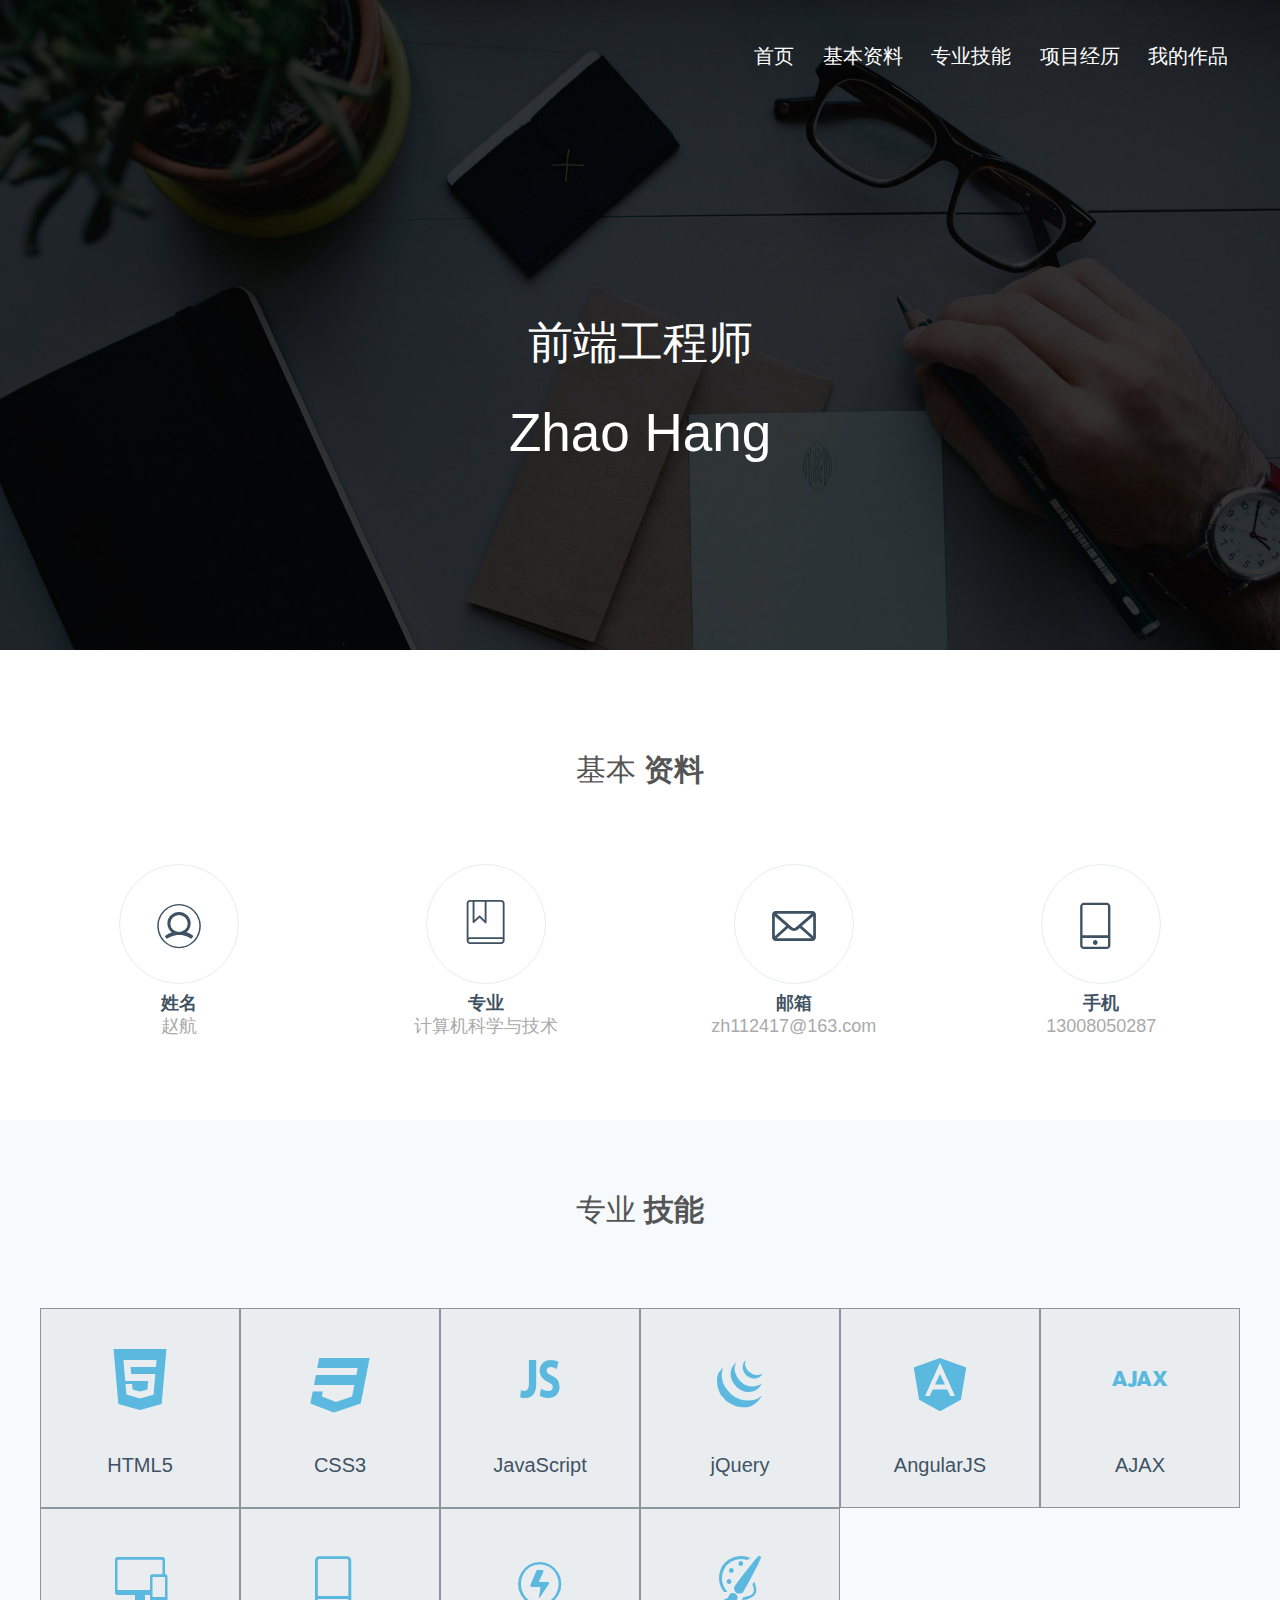
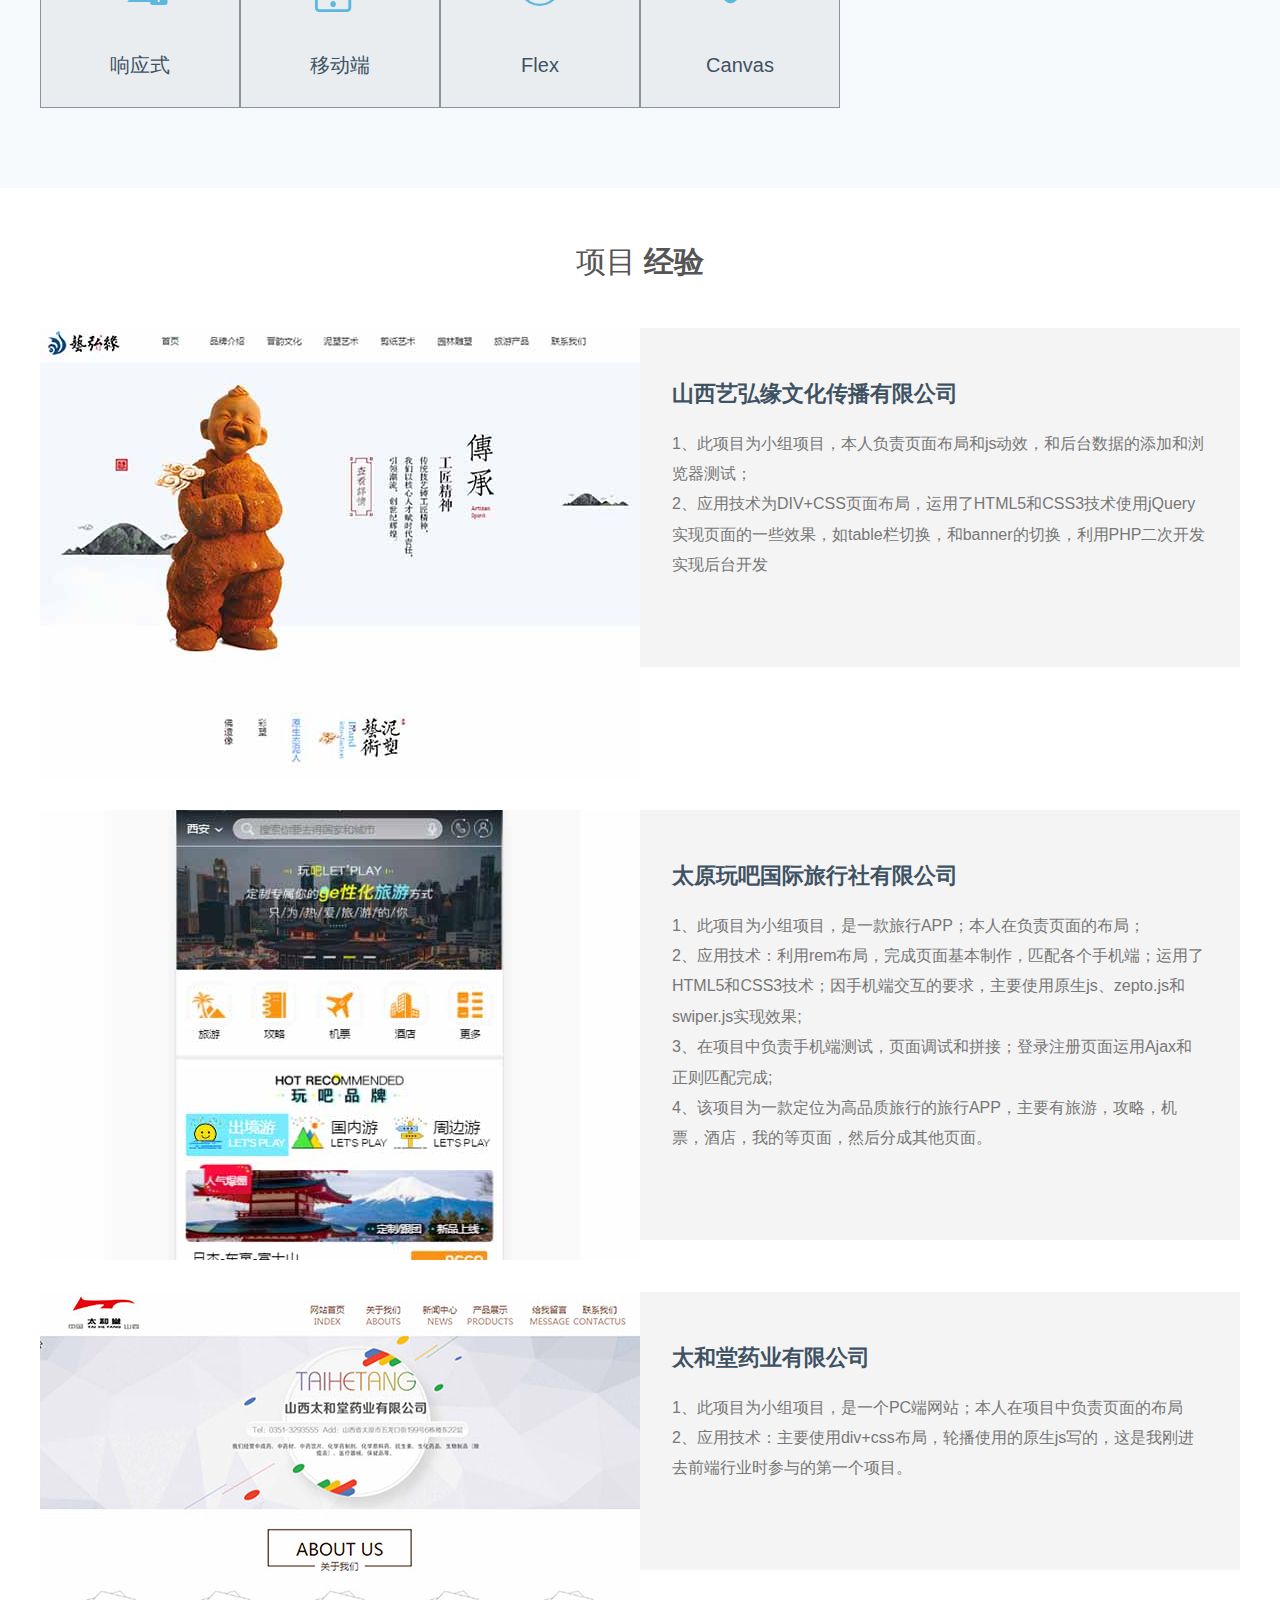
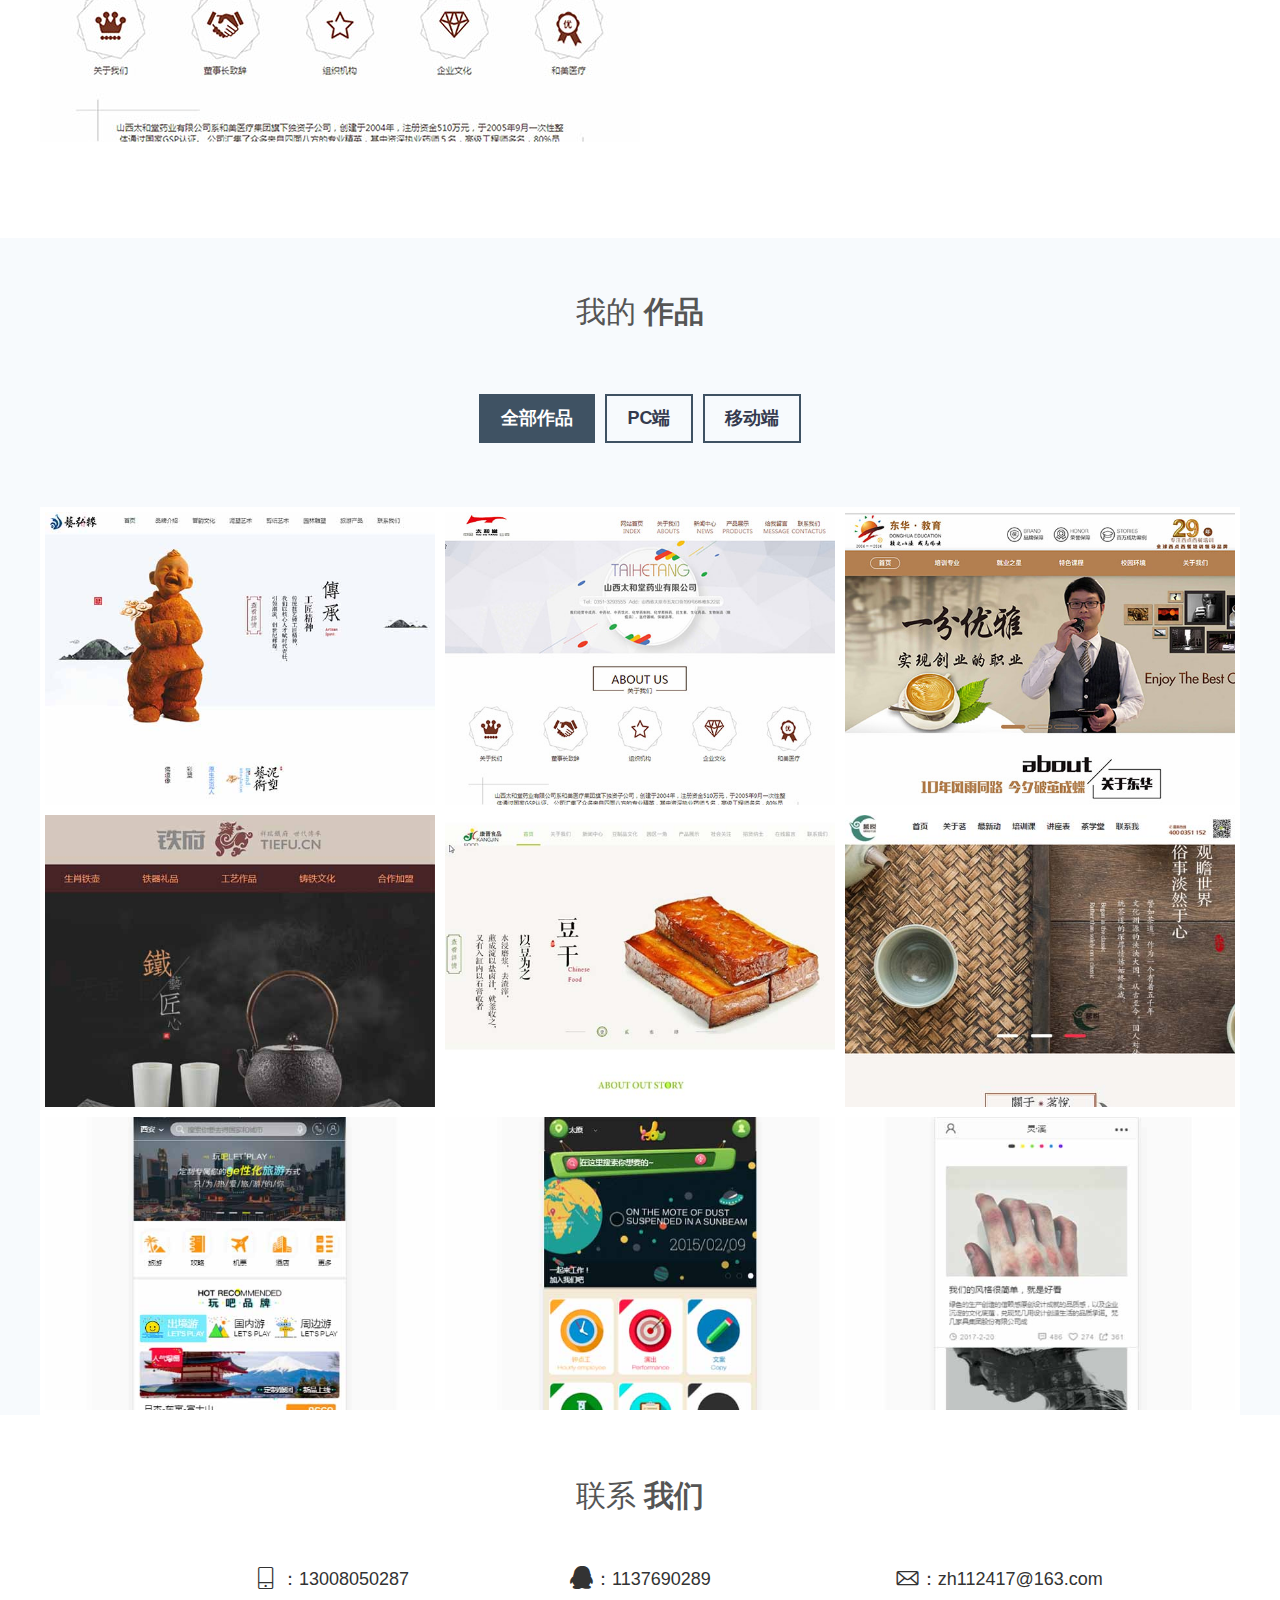
<file: index.html>
<!DOCTYPE HTML>
<html>
<head>
<title>个人网站</title>
<link href="css/bootstrap.css" rel='stylesheet' type='text/css' />
<link rel="stylesheet" href="css/iconfont.css">
<!-- jQuery (necessary for Bootstrap's JavaScript plugins) -->
<script src="js/jquery.min.js"></script>
<!-- Custom Theme files -->
<link href="css/index.css" rel='stylesheet' type='text/css' />
 <!-- Custom Theme files -->
 <meta name="viewport" content="width=device-width, initial-scale=1">
 <meta http-equiv="Content-Type" content="text/html; charset=utf-8" />


 <!---- start-smoth-scrolling---->
<script type="text/javascript" src="js/move-top.js"></script>
<script type="text/javascript" src="js/easing.js"></script>
	<script type="text/javascript">
			jQuery(document).ready(function($) {
				$(".scroll").click(function(event){		
					event.preventDefault();
					$('html,body').animate({scrollTop:$(this.hash).offset().top},1000);
				});
			});
		</script>
 <!---- start-smoth-scrolling---->
</head>
	<body>
		<!-- container -->
			<!-- header -->
			<div id="home" class="header">
				<div class="container">
				<!-- top-hedader -->
				<div class="top-header">
					<!-- /logo -->
					<!--top-nav---->
					<div class="top-nav">
					<div class="navigation">
					<div class="logo">
						
					</div>
					<div class="navigation-right">
						<span class="menu iconfont">&#xe6c1;</span>
						<nav class="link-effect-3" id="link-effect-3">
							<ul class="nav1 nav nav-wil">
								<li class=""><a data-hover="Home" href="index.html">首页</a></li>
								<li><a class="scroll" data-hover="About" href="#about">基本资料</a></li>
								<li><a class="scroll" data-hover="Services" href="#services" >专业技能</a></li>
								<li><a class="scroll" data-hover="Experience" href="#work">项目经历</a></li>
								<li><a class="scroll" data-hover="Portfolio" href="#port">我的作品</a></li>
								<!-- <li><a class="scroll" data-hover="Contact" href="#contact">联系</a></li> -->
							</ul>
						</nav>
							<!-- script-for-menu -->
								<script>
								   $( "span.menu" ).click(function() {
									 $( "ul.nav1" ).slideToggle( 300, function() {
									 // Animation complete.
									  });
									 });
								</script>
							<!-- /script-for-menu -->
					</div>
					<div class="clearfix"></div>
				</div>
				<!-- /top-hedader -->
				</div>
			<div class="banner-info">
				<div class="header-left">
					<p class="hot" style="opacity:0">hello</p>
					<p class="text">前端工程师</p>
					<p class="name">Zhao Hang</p>
				</div>
				<div class="clearfix"> </div>
						
		      </div>
			</div>
		</div>
	</div>
		
		<div id="about" class="biaoti">
			<div class="container">
				<div class="section-title center">
					<h2 style="color:#555;">
						基本
						<strong>资料</strong>
					</h2>
					<hr>
					<span class="border two"></span>
				</div>
				<div class="space"></div>
				<div class="row">
					<div class="col-md-3 col-sm-6 abouts">
						<i class="fa iconfont">&#xe602;</i>
						<h4>
							<strong>姓名</strong>
						</h4>
						<p>
							赵航
							<br>

						</p>
					</div>
					<div class="col-md-3 col-sm-6 abouts">
						<i class="fa iconfont">&#xe6cd;</i>
						<h4>
							<strong>专业</strong>
						</h4>
						<p>
							计算机科学与技术
							<br>

						</p>
					</div>
					<div class="col-md-3 col-sm-6 abouts">
						<i class="fa iconfont">&#xe625;</i>
						<h4>
							<strong>邮箱</strong>
						</h4>
						<p>
							zh112417@163.com
							<br>

						</p>
					</div>
					<div class="col-md-3 col-sm-6 abouts">
						<i class="fa iconfont">&#xe60b;</i>
						<h4>
							<strong>手机</strong>
						</h4>
						<p>
							13008050287
							<br>

						</p>
					</div>
				</div>
			</div>
		</div>
	<!-- /about -->
			<!-- services -->
			<div id="services" class="services biaoti background">
				<div class="container">
					<div class="service-head one text-center section-title">
						<!-- <h4>WHAT I DO</h4> -->
						<h2 style="color:#555;">
							专业
							<strong>技能</strong>
						</h2>
						<span class="border two"></span>
					</div>
					<!-- services-grids -->
					<div class="wthree_about_right_grids w3l-agile">
						
						<div class="jineng">
							<div class="ji">
								<span class="neng iconfont">&#xe604;</span>
								<span class="name">HTML5</span>
								
							</div>
							<div class="ji">
								<span class="neng iconfont">&#xe69d;</span>
								<span class="name">CSS3</span>
								
							</div>
							<div class="ji">
								<span class="neng iconfont">&#xe624;</span>
								<span class="name">JavaScript</span>
								
							</div>
							<div class="ji">
								<span class="neng iconfont">&#xe603;</span>
								<span class="name">jQuery</span>
								
							</div>
							<div class="ji">
								<span class="neng iconfont">&#xe867;</span>
								<span class="name">AngularJS</span>
								
							</div>
							<div class="ji">
								<span class="neng iconfont">&#xe622;</span>
								<span class="name">AJAX</span>
								
							</div>
							<div class="ji">
								<span class="neng iconfont">&#xe62b;</span>
								<span class="name">响应式</span>
								
							</div>
							<div class="ji">
								<span class="neng iconfont">&#xe60b;</span>
								<span class="name">移动端</span>
								
							</div>
							<div class="ji">
								<span class="neng iconfont">&#xe620;</span>
								<span class="name">Flex</span>
								
							</div>
							<div class="ji">
								<span class="neng iconfont">&#xe607;</span>
								<span class="name">Canvas</span>
								
							</div>
							<div class="ji">
								<span class="neng iconfont">&#xe6b7;</span>
								<span class="name">NodeJS</span>
								
							</div>
							<div class="ji">
								<span class="neng iconfont">&#xe65f;</span>
								<span class="name">React</span>
								
							</div>
						</div>

					</div>

					<!-- services-grids -->
				</div>
			</div>
			<!-- services -->

    <!-- top-grids -->
				<div class="blog biaoti" id="work">
					<div class="container">
						<div class="service-head text-center">
						<!-- <h4>BLOGS</h4> -->
						<h2 style="color:#555;">
							项目
							<strong>经验</strong>
						</h2>
						<span class="border one"></span>
					</div>
					   <div class="news-grid w3l-agile">
					    <div class="col-md-6 news-img">
						  <a href="#" data-toggle="modal" data-target="#myModal1"> 
						  	<img src="images/yhy.jpg" alt=" " class="img-responsive">
						  </a>
						 
						</div>
					    <div class="col-md-6 news-text">
						   <h3> <a href="#" data-toggle="modal" data-target="#myModal1">山西艺弘缘文化传播有限公司</a></h3>
							<ul class="news">
								
							</ul>
							<p>
								1、此项目为小组项目，本人负责页面布局和js动效，和后台数据的添加和浏览器测试；</br>2、应用技术为DIV+CSS页面布局，运用了HTML5和CSS3技术使用jQuery实现页面的一些效果，如table栏切换，和banner的切换，利用PHP二次开发实现后台开发
							</p>
							
					
						</div>
		
						<div class="clearfix"></div>
					 </div>
					  <!-- <div class="news-grid">
					  
					    <div class="col-md-6 news-text two">
					  						   <h3> <a href="#" data-toggle="modal" data-target="#myModal1">太原玩吧国际旅行社有限公司</a></h3>
					  							<ul class="news">	
					  							</ul>
					  							<p>
					  								1、此项目为小组项目，是一款旅行APP；本人在负责页面的布局；</br>2、应用技术：利用rem布局，完成页面基本制作，匹配各个手机端；运用了HTML5和CSS3技术；因手机端交互的要求，主要使用原生js、zepto.js和swiper.js实现效果;</br>3、在项目中负责手机端测试，页面调试和拼接；登录注册页面运用Ajax和正则匹配完成;</br>4、该项目为一款定位为高品质旅行的旅行APP，主要有旅游，攻略，机票，酒店，我的等页面，然后分成其他页面。
					  							</p>
					  						</div>
					  						<div class="col-md-6 news-img two">
					  						   <a href="#" data-toggle="modal" data-target="#myModal1"> <img src="images/b2.jpg" alt=" " class="img-responsive"></a>
					  						 
					  						</div>
					  						<div class="clearfix"></div>
					  					 </div> -->
					 <div class="news-grid">
					    <div class="col-md-6 news-img">
						  <a href="#" data-toggle="modal" data-target="#myModal1">
						  	<img src="images/wanba.jpg" alt=" " class="img-responsive">
						  </a>
						 
						</div>
					    <div class="col-md-6 news-text">
						   <h3> <a href="#" data-toggle="modal" data-target="#myModal1">太原玩吧国际旅行社有限公司</a></h3>
							<ul class="news">
								
							</ul>
							<p>
								1、此项目为小组项目，是一款旅行APP；本人在负责页面的布局；</br>2、应用技术：利用rem布局，完成页面基本制作，匹配各个手机端；运用了HTML5和CSS3技术；因手机端交互的要求，主要使用原生js、zepto.js和swiper.js实现效果;</br>3、在项目中负责手机端测试，页面调试和拼接；登录注册页面运用Ajax和正则匹配完成;</br>4、该项目为一款定位为高品质旅行的旅行APP，主要有旅游，攻略，机票，酒店，我的等页面，然后分成其他页面。
							</p>
							
					
						</div>
		
						<div class="clearfix"></div>
					 </div>
					  <div class="news-grid">
					    <div class="col-md-6 news-img">
						  <a href="#" data-toggle="modal" data-target="#myModal1">
						  	<img src="images/thtyy.jpg" alt=" " class="img-responsive">
						  </a>
						 
						</div>
					    <div class="col-md-6 news-text">
						   <h3> <a href="#" data-toggle="modal" data-target="#myModal1">太和堂药业有限公司</a></h3>
							<ul class="news">
								
							</ul>
							<p>
								1、此项目为小组项目，是一个PC端网站；本人在项目中负责页面的布局</br>2、应用技术：主要使用div+css布局，轮播使用的原生js写的，这是我刚进去前端行业时参与的第一个项目。
							</p>
							
					
						</div>
		
						<div class="clearfix"></div>
					 </div>
					</div>
				</div>
				<!-- top-grids -->


		<!-- portfolio -->
<div class="portfolio biaoti" id="port">
				<div class="service-head text-center">
						<!-- <h4>MY WORKS</h4> -->
						<h2 style="color:#555;">
							我的
							<strong>作品</strong>
						</h2>
						<span class="border"></span>
				</div>
			<div class="portfolio-grids">
				<script src="js/easyResponsiveTabs.js" type="text/javascript"></script>
				<script type="text/javascript">
									$(document).ready(function () {
										$('#horizontalTab').easyResponsiveTabs({
											type: 'default', //Types: default, vertical, accordion           
											width: 'auto', //auto or any width like 600px
											fit: true   // 100% fit in a container
										});
									});
									
				</script>
				<div class="sap_tabs">
					<div id="horizontalTab" style="display: block; width: 100%; margin: 0px;">
						<ul class="resp-tabs-list">
							<li class="resp-tab-item" aria-controls="tab_item-0" role="tab"><span>全部作品</span></li> 
							<li class="resp-tab-item" aria-controls="tab_item-1" role="tab"><span>PC端</span></li> 
							<!-- <li class="resp-tab-item" aria-controls="tab_item-2" role="tab"><span>响应式</span></li>  -->			
							<li class="resp-tab-item" aria-controls="tab_item-3" role="tab"><span>移动端</span></li> 
						</ul>				  	 
						<div class="resp-tabs-container">
							<div class="tab-1 resp-tab-content" aria-labelledby="tab_item-0">
								<div class="col-md-4 team-gd ">
									
										<a href="javascript:;" target="_blank" class="b-animate-go"><img src="images/yhy.jpg" alt="">
										<div class="mask"></div>
										<span class="wenzi">艺弘缘文化传播</span>
										<div class="bot">
											<span>艺弘缘文化传播</span>
										</div>
										</a>

								</div>
								<div class="col-md-4 team-gd ">
									
										<a href="javascript:;" target="_blank" class="portfolio-link"><img src="images/thtyy.jpg" alt="">
										<div class="mask"></div>
										<span class="wenzi">太和堂药业</span>
										<div class="bot">
											<span>太和堂药业</span>
										</div>
										</a>	
								</div>
								<div class="col-md-4 team-gd ">
									
										<a href="javascript:;" target="_blank" class="portfolio-link"><img src="images/tyn.jpg" alt="">
										<div class="mask"></div>
										<span class="wenzi">太阳鸟厨师</span>
										<div class="bot">
											<span>太阳鸟厨师</span>
										</div>
										</a>						
								</div>
								
								<div class="col-md-4 team-gd yes_marg ">
									
										<a href="http://121.42.234.123/1609/tiefunew/" target="_blank" class="portfolio-link"><img src="images/tiefu.jpg" alt="">
										<div class="mask"></div>
										<span class="wenzi">铁府</span>
										<div class="bot">
											<span>铁府</span>
										</div>
										</a>			
								</div>
								<div class="col-md-4 team-gd yes_marg ">
									
										<a href="http://121.42.234.123/1609/phpkj/" target="_blank" class="portfolio-link"><img src="images/kangjin.jpg" alt="">
										<div class="mask"></div>
										<span class="wenzi">康晋食品</span>
										<div class="bot">
											<span>康晋食品</span>
										</div>
										</a>
								</div>
								<div class="col-md-4 team-gd yes_marg ">
									
										<a href="http://121.42.234.123/1609/mingyue/" target="_blank" class="portfolio-link"><img src="images/mingyue.jpg" alt="">
										<div class="mask"></div>
										<span class="wenzi">茗悦国艺</span>
										<div class="bot">
											<span>茗悦国艺</span>
										</div>
										</a>
								</div>
								<div class="col-md-4 team-gd ">
								
										<a href="https://xinyiru.github.io/wanba/index.html" target="_blank" class="portfolio-link"><img src="images/wanba.jpg" alt="">
										<div class="mask"></div>
										<span class="wenzi">玩吧APP</span>
										<div class="bot">
											<span>玩吧APP</span>
										</div>
										</a>
								</div>
								<div class="col-md-4 team-gd yes_marg ">
									
										<a href="https://xinyiru.github.io/jianzhi/index.html" target="_blank" class="portfolio-link"><img src="images/jianzhi.jpg" alt="">
										<div class="mask"></div>
										<span class="wenzi">兼职APP</span>
										<div class="bot">
											<span>兼职APP</span>
										</div>
										</a>									
								</div>
								<div class="col-md-4 team-gd yes_marg ">
									
										<a href="javascript:;" target="_blank" class="portfolio-link"><img src="images/lingxi.jpg" alt="">
										<div class="mask"></div>
										<span class="wenzi">灵溪APP</span>
										<div class="bot">
											<span>灵溪APP</span>
										</div>
										</a>
								</div>
								
								<div class="clearfix"></div>
							</div>
							<div class="tab-1 resp-tab-content" aria-labelledby="tab_item-1">
								<div class="col-md-4 team-gd ">
									<div class="thumb">
										<a href="javascript:;" target="_blank" class="portfolio-link"><img src="images/yhy.jpg" alt="">
										<div class="mask"></div>
										<span class="wenzi">艺弘缘文化传播</span>
										<div class="bot">
											<span>艺弘缘文化传播</span>
										</div>
										</a>
									</div>
								</div>
								<div class="col-md-4 team-gd  ">
									<div class="thumb">
										<a href="javascript:;" target="_blank" class="portfolio-link"><img src="images/thtyy.jpg" alt="">
										<div class="mask"></div>
										<span class="wenzi">太和堂药业</span>
										<div class="bot">
											<span>太和堂药业</span>
										</div>
										</a>
									</div>
								</div>
								<div class="col-md-4 team-gd ">
									
										<a href="javascript:;" target="_blank" class="portfolio-link"><img src="images/tyn.jpg" alt="">
										<div class="mask"></div>
										<span class="wenzi">太阳鸟厨师</span>
										<div class="bot">
											<span>太阳鸟厨师</span>
										</div>
										</a>
								</div>
								<div class="clearfix"></div>
							</div>
							<div class="tab-1 resp-tab-content" aria-labelledby="tab_item-2">
								<div class="col-md-4 team-gd ">
									
										<a href="https://xinyiru.github.io/wanba/index.html" target="_blank" class="portfolio-link"><img src="images/wanba.jpg" alt="">
										<div class="mask"></div>
										<span class="wenzi">玩吧APP</span>
										<div class="bot">
											<span>玩吧APP</span>
										</div>
										</a>
								</div>
								<div class="col-md-4 team-gd ">
									
										<a href="https://xinyiru.github.io/jianzhi/index.html" target="_blank" class="portfolio-link"><img src="images/jianzhi.jpg" alt="">
										<div class="mask"></div>
										<span class="wenzi">兼职APP</span>
										<div class="bot">
											<span>兼职APP</span>
										</div>
										</a>
								</div>
								<div class="col-md-4 team-gd">
									
										<a href="javascript:;" target="_blank" class="portfolio-link"><img src="images/lingxi.jpg" alt="">
										<div class="mask"></div>
										<span class="wenzi">灵溪APP</span>
										<div class="bot">
											<span>灵溪APP</span>
										</div>
										</a>	
								</div>
								<div class="clearfix"></div>
							</div>
							
						</div>
					</div>
				</div>
			</div>
	</div>

	<footer id="footer" class="blog">
	    <div class="container ">
	        <div class="service-head text-center">
						<!-- <h4>MY WORKS</h4> -->
						<h2 style="color:#555;">
							联系
							<strong>我们</strong>
						</h2>
						<span class="border"></span>
				</div>
	        <div class="row text-center">
	         <div class="rel" style="display: inline-block;">
	            <a href="##" class="f2"><i class="fa   fa-2x iconfont"><!-- &#xe609; --></i>
	                <div class="qq" style="background:url(images/qq.jpg)no-repeat center center/cover">
	                </div>
	            </a>
	        </div>
	           <!--  <a href="##"><i class="fa  fa-2x iconfont"></i></a> -->
	            <div class="rel" style="display: inline-block;">
	                <a href="##" class="f1">
	                    <i class="fa  fa-2x iconfont"><!-- &#xe60a; -->
	                    </i>
	                    <div class="tip" style="background:url(images/weixin.jpg)no-repeat center center/cover">
	                    </div>
	                </a>
	            </div>
	        </div>
	        <div class="row text-center wenben">
	            <div class="col-md-2 col-md-offset-2"><span class="iconfont">&#xe60b;</span>：13008050287</div>
	            <div class="col-lg-4 col-md-4" class="iconfont"><span class="iconfont">&#xe609;</span>：1137690289</div>
	            <div class="col-lg-3 col-md-3" class="iconfont"><span class="iconfont">&#xe625;</span>：zh112417@163.com</div>
	        </div>
	    </div>
	</footer>
<!-- start-smooth-scrolling -->
					<script type="text/javascript">
								$(document).ready(function() {
									/*
									var defaults = {
							  			containerID: 'toTop', // fading element id
										containerHoverID: 'toTopHover', // fading element hover id
										scrollSpeed: 1200,
										easingType: 'linear' 
							 		};
									*/
									
									// $().UItoTop({ easingType: 'easeOutQuart' });
									
								});
							</script>
							<!-- end-smooth-scrolling -->
<!-- //for bootstrap working -->
	<script src="js/bootstrap.js"></script>
	

	</body>
</html>
</file>
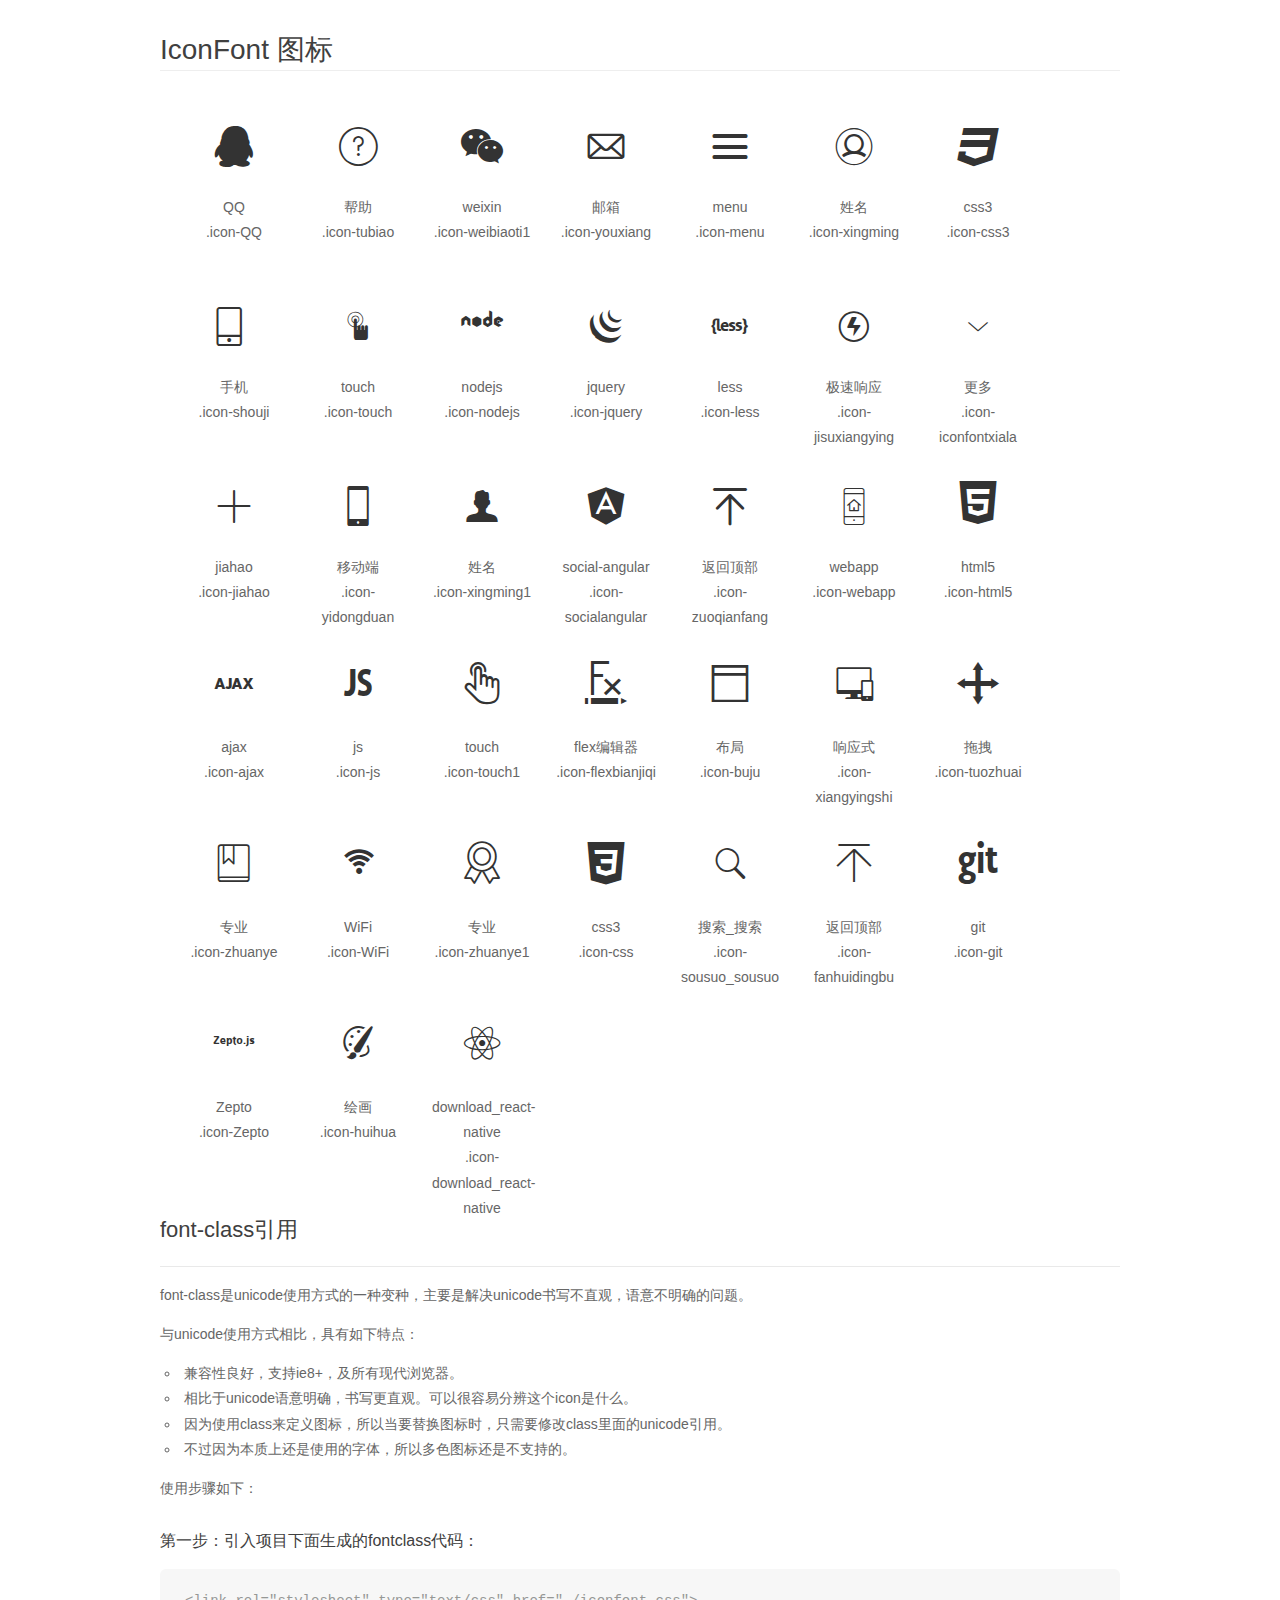
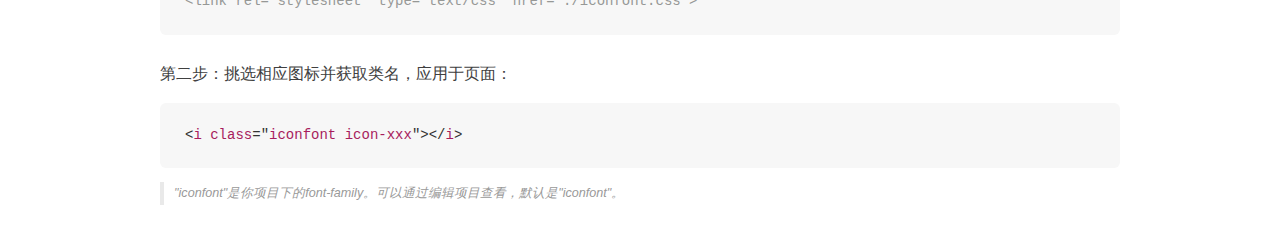
<file: css/demo_fontclass.html>
<!DOCTYPE html>
<html>
<head>
    <meta charset="utf-8"/>
    <title>IconFont</title>
    <link rel="stylesheet" href="demo.css">
    <link rel="stylesheet" href="iconfont.css">
</head>
<body>
    <div class="main markdown">
        <h1>IconFont 图标</h1>
        <ul class="icon_lists clear">
            
                <li>
                <i class="icon iconfont icon-QQ"></i>
                    <div class="name">QQ</div>
                    <div class="fontclass">.icon-QQ</div>
                </li>
            
                <li>
                <i class="icon iconfont icon-tubiao"></i>
                    <div class="name">帮助</div>
                    <div class="fontclass">.icon-tubiao</div>
                </li>
            
                <li>
                <i class="icon iconfont icon-weibiaoti1"></i>
                    <div class="name">weixin</div>
                    <div class="fontclass">.icon-weibiaoti1</div>
                </li>
            
                <li>
                <i class="icon iconfont icon-youxiang"></i>
                    <div class="name">邮箱</div>
                    <div class="fontclass">.icon-youxiang</div>
                </li>
            
                <li>
                <i class="icon iconfont icon-menu"></i>
                    <div class="name">menu</div>
                    <div class="fontclass">.icon-menu</div>
                </li>
            
                <li>
                <i class="icon iconfont icon-xingming"></i>
                    <div class="name">姓名</div>
                    <div class="fontclass">.icon-xingming</div>
                </li>
            
                <li>
                <i class="icon iconfont icon-css3"></i>
                    <div class="name">css3</div>
                    <div class="fontclass">.icon-css3</div>
                </li>
            
                <li>
                <i class="icon iconfont icon-shouji"></i>
                    <div class="name">手机</div>
                    <div class="fontclass">.icon-shouji</div>
                </li>
            
                <li>
                <i class="icon iconfont icon-touch"></i>
                    <div class="name">touch</div>
                    <div class="fontclass">.icon-touch</div>
                </li>
            
                <li>
                <i class="icon iconfont icon-nodejs"></i>
                    <div class="name">nodejs</div>
                    <div class="fontclass">.icon-nodejs</div>
                </li>
            
                <li>
                <i class="icon iconfont icon-jquery"></i>
                    <div class="name">jquery</div>
                    <div class="fontclass">.icon-jquery</div>
                </li>
            
                <li>
                <i class="icon iconfont icon-less"></i>
                    <div class="name">less</div>
                    <div class="fontclass">.icon-less</div>
                </li>
            
                <li>
                <i class="icon iconfont icon-jisuxiangying"></i>
                    <div class="name">极速响应</div>
                    <div class="fontclass">.icon-jisuxiangying</div>
                </li>
            
                <li>
                <i class="icon iconfont icon-iconfontxiala"></i>
                    <div class="name">更多</div>
                    <div class="fontclass">.icon-iconfontxiala</div>
                </li>
            
                <li>
                <i class="icon iconfont icon-jiahao"></i>
                    <div class="name">jiahao</div>
                    <div class="fontclass">.icon-jiahao</div>
                </li>
            
                <li>
                <i class="icon iconfont icon-yidongduan"></i>
                    <div class="name">移动端</div>
                    <div class="fontclass">.icon-yidongduan</div>
                </li>
            
                <li>
                <i class="icon iconfont icon-xingming1"></i>
                    <div class="name">姓名</div>
                    <div class="fontclass">.icon-xingming1</div>
                </li>
            
                <li>
                <i class="icon iconfont icon-socialangular"></i>
                    <div class="name">social-angular</div>
                    <div class="fontclass">.icon-socialangular</div>
                </li>
            
                <li>
                <i class="icon iconfont icon-zuoqianfang"></i>
                    <div class="name">返回顶部</div>
                    <div class="fontclass">.icon-zuoqianfang</div>
                </li>
            
                <li>
                <i class="icon iconfont icon-webapp"></i>
                    <div class="name">webapp</div>
                    <div class="fontclass">.icon-webapp</div>
                </li>
            
                <li>
                <i class="icon iconfont icon-html5"></i>
                    <div class="name">html5</div>
                    <div class="fontclass">.icon-html5</div>
                </li>
            
                <li>
                <i class="icon iconfont icon-ajax"></i>
                    <div class="name">ajax</div>
                    <div class="fontclass">.icon-ajax</div>
                </li>
            
                <li>
                <i class="icon iconfont icon-js"></i>
                    <div class="name">js</div>
                    <div class="fontclass">.icon-js</div>
                </li>
            
                <li>
                <i class="icon iconfont icon-touch1"></i>
                    <div class="name">touch</div>
                    <div class="fontclass">.icon-touch1</div>
                </li>
            
                <li>
                <i class="icon iconfont icon-flexbianjiqi"></i>
                    <div class="name">flex编辑器</div>
                    <div class="fontclass">.icon-flexbianjiqi</div>
                </li>
            
                <li>
                <i class="icon iconfont icon-buju"></i>
                    <div class="name">布局</div>
                    <div class="fontclass">.icon-buju</div>
                </li>
            
                <li>
                <i class="icon iconfont icon-xiangyingshi"></i>
                    <div class="name">响应式</div>
                    <div class="fontclass">.icon-xiangyingshi</div>
                </li>
            
                <li>
                <i class="icon iconfont icon-tuozhuai"></i>
                    <div class="name">拖拽</div>
                    <div class="fontclass">.icon-tuozhuai</div>
                </li>
            
                <li>
                <i class="icon iconfont icon-zhuanye"></i>
                    <div class="name">专业</div>
                    <div class="fontclass">.icon-zhuanye</div>
                </li>
            
                <li>
                <i class="icon iconfont icon-WiFi"></i>
                    <div class="name">WiFi</div>
                    <div class="fontclass">.icon-WiFi</div>
                </li>
            
                <li>
                <i class="icon iconfont icon-zhuanye1"></i>
                    <div class="name">专业</div>
                    <div class="fontclass">.icon-zhuanye1</div>
                </li>
            
                <li>
                <i class="icon iconfont icon-css"></i>
                    <div class="name">css3</div>
                    <div class="fontclass">.icon-css</div>
                </li>
            
                <li>
                <i class="icon iconfont icon-sousuo_sousuo"></i>
                    <div class="name">搜索_搜索</div>
                    <div class="fontclass">.icon-sousuo_sousuo</div>
                </li>
            
                <li>
                <i class="icon iconfont icon-fanhuidingbu"></i>
                    <div class="name">返回顶部</div>
                    <div class="fontclass">.icon-fanhuidingbu</div>
                </li>
            
                <li>
                <i class="icon iconfont icon-git"></i>
                    <div class="name">git</div>
                    <div class="fontclass">.icon-git</div>
                </li>
            
                <li>
                <i class="icon iconfont icon-Zepto"></i>
                    <div class="name">Zepto</div>
                    <div class="fontclass">.icon-Zepto</div>
                </li>
            
                <li>
                <i class="icon iconfont icon-huihua"></i>
                    <div class="name">绘画</div>
                    <div class="fontclass">.icon-huihua</div>
                </li>
            
                <li>
                <i class="icon iconfont icon-download_react-native"></i>
                    <div class="name">download_react-native</div>
                    <div class="fontclass">.icon-download_react-native</div>
                </li>
            
        </ul>

        <h2 id="font-class-">font-class引用</h2>
        <hr>

        <p>font-class是unicode使用方式的一种变种，主要是解决unicode书写不直观，语意不明确的问题。</p>
        <p>与unicode使用方式相比，具有如下特点：</p>
        <ul>
        <li>兼容性良好，支持ie8+，及所有现代浏览器。</li>
        <li>相比于unicode语意明确，书写更直观。可以很容易分辨这个icon是什么。</li>
        <li>因为使用class来定义图标，所以当要替换图标时，只需要修改class里面的unicode引用。</li>
        <li>不过因为本质上还是使用的字体，所以多色图标还是不支持的。</li>
        </ul>
        <p>使用步骤如下：</p>
        <h3 id="-fontclass-">第一步：引入项目下面生成的fontclass代码：</h3>


        <pre><code class="lang-js hljs javascript"><span class="hljs-comment">&lt;link rel="stylesheet" type="text/css" href="./iconfont.css"&gt;</span></code></pre>
        <h3 id="-">第二步：挑选相应图标并获取类名，应用于页面：</h3>
        <pre><code class="lang-css hljs">&lt;<span class="hljs-selector-tag">i</span> <span class="hljs-selector-tag">class</span>="<span class="hljs-selector-tag">iconfont</span> <span class="hljs-selector-tag">icon-xxx</span>"&gt;&lt;/<span class="hljs-selector-tag">i</span>&gt;</code></pre>
        <blockquote>
        <p>"iconfont"是你项目下的font-family。可以通过编辑项目查看，默认是"iconfont"。</p>
        </blockquote>
    </div>
</body>
</html>
</file>
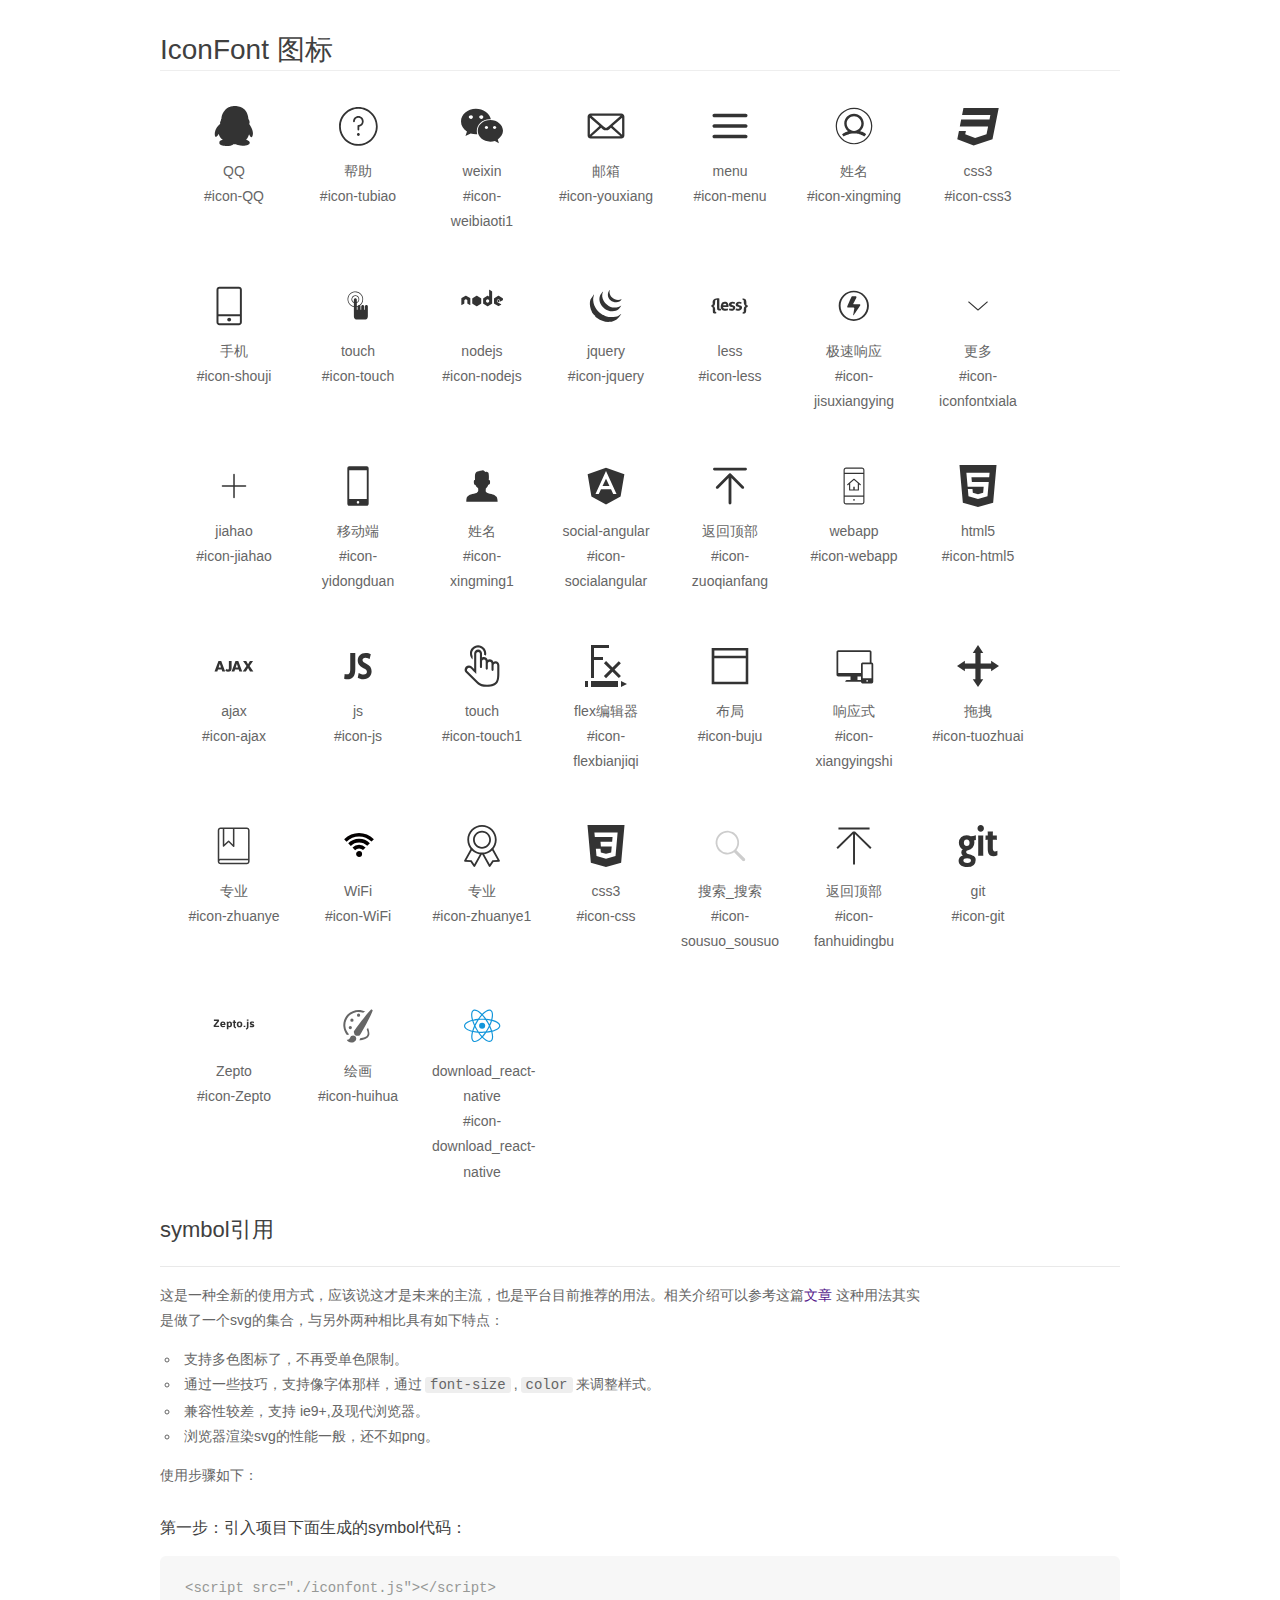
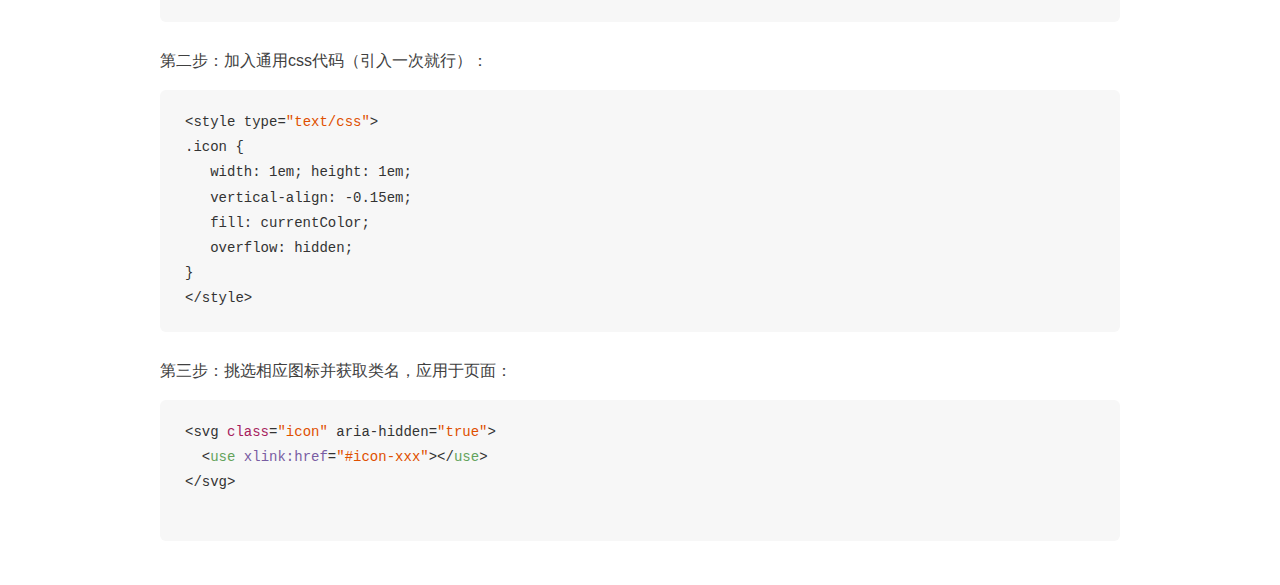
<file: css/demo_symbol.html>
<!DOCTYPE html>
<html>
<head>
    <meta charset="utf-8"/>
    <title>IconFont</title>
    <link rel="stylesheet" href="demo.css">
    <script src="iconfont.js"></script>

    <style type="text/css">
        .icon {
          /* 通过设置 font-size 来改变图标大小 */
          width: 1em; height: 1em;
          /* 图标和文字相邻时，垂直对齐 */
          vertical-align: -0.15em;
          /* 通过设置 color 来改变 SVG 的颜色/fill */
          fill: currentColor;
          /* path 和 stroke 溢出 viewBox 部分在 IE 下会显示
             normalize.css 中也包含这行 */
          overflow: hidden;
        }

    </style>
</head>
<body>
    <div class="main markdown">
        <h1>IconFont 图标</h1>
        <ul class="icon_lists clear">
            
                <li>
                    <svg class="icon" aria-hidden="true">
                        <use xlink:href="#icon-QQ"></use>
                    </svg>
                    <div class="name">QQ</div>
                    <div class="fontclass">#icon-QQ</div>
                </li>
            
                <li>
                    <svg class="icon" aria-hidden="true">
                        <use xlink:href="#icon-tubiao"></use>
                    </svg>
                    <div class="name">帮助</div>
                    <div class="fontclass">#icon-tubiao</div>
                </li>
            
                <li>
                    <svg class="icon" aria-hidden="true">
                        <use xlink:href="#icon-weibiaoti1"></use>
                    </svg>
                    <div class="name">weixin</div>
                    <div class="fontclass">#icon-weibiaoti1</div>
                </li>
            
                <li>
                    <svg class="icon" aria-hidden="true">
                        <use xlink:href="#icon-youxiang"></use>
                    </svg>
                    <div class="name">邮箱</div>
                    <div class="fontclass">#icon-youxiang</div>
                </li>
            
                <li>
                    <svg class="icon" aria-hidden="true">
                        <use xlink:href="#icon-menu"></use>
                    </svg>
                    <div class="name">menu</div>
                    <div class="fontclass">#icon-menu</div>
                </li>
            
                <li>
                    <svg class="icon" aria-hidden="true">
                        <use xlink:href="#icon-xingming"></use>
                    </svg>
                    <div class="name">姓名</div>
                    <div class="fontclass">#icon-xingming</div>
                </li>
            
                <li>
                    <svg class="icon" aria-hidden="true">
                        <use xlink:href="#icon-css3"></use>
                    </svg>
                    <div class="name">css3</div>
                    <div class="fontclass">#icon-css3</div>
                </li>
            
                <li>
                    <svg class="icon" aria-hidden="true">
                        <use xlink:href="#icon-shouji"></use>
                    </svg>
                    <div class="name">手机</div>
                    <div class="fontclass">#icon-shouji</div>
                </li>
            
                <li>
                    <svg class="icon" aria-hidden="true">
                        <use xlink:href="#icon-touch"></use>
                    </svg>
                    <div class="name">touch</div>
                    <div class="fontclass">#icon-touch</div>
                </li>
            
                <li>
                    <svg class="icon" aria-hidden="true">
                        <use xlink:href="#icon-nodejs"></use>
                    </svg>
                    <div class="name">nodejs</div>
                    <div class="fontclass">#icon-nodejs</div>
                </li>
            
                <li>
                    <svg class="icon" aria-hidden="true">
                        <use xlink:href="#icon-jquery"></use>
                    </svg>
                    <div class="name">jquery</div>
                    <div class="fontclass">#icon-jquery</div>
                </li>
            
                <li>
                    <svg class="icon" aria-hidden="true">
                        <use xlink:href="#icon-less"></use>
                    </svg>
                    <div class="name">less</div>
                    <div class="fontclass">#icon-less</div>
                </li>
            
                <li>
                    <svg class="icon" aria-hidden="true">
                        <use xlink:href="#icon-jisuxiangying"></use>
                    </svg>
                    <div class="name">极速响应</div>
                    <div class="fontclass">#icon-jisuxiangying</div>
                </li>
            
                <li>
                    <svg class="icon" aria-hidden="true">
                        <use xlink:href="#icon-iconfontxiala"></use>
                    </svg>
                    <div class="name">更多</div>
                    <div class="fontclass">#icon-iconfontxiala</div>
                </li>
            
                <li>
                    <svg class="icon" aria-hidden="true">
                        <use xlink:href="#icon-jiahao"></use>
                    </svg>
                    <div class="name">jiahao</div>
                    <div class="fontclass">#icon-jiahao</div>
                </li>
            
                <li>
                    <svg class="icon" aria-hidden="true">
                        <use xlink:href="#icon-yidongduan"></use>
                    </svg>
                    <div class="name">移动端</div>
                    <div class="fontclass">#icon-yidongduan</div>
                </li>
            
                <li>
                    <svg class="icon" aria-hidden="true">
                        <use xlink:href="#icon-xingming1"></use>
                    </svg>
                    <div class="name">姓名</div>
                    <div class="fontclass">#icon-xingming1</div>
                </li>
            
                <li>
                    <svg class="icon" aria-hidden="true">
                        <use xlink:href="#icon-socialangular"></use>
                    </svg>
                    <div class="name">social-angular</div>
                    <div class="fontclass">#icon-socialangular</div>
                </li>
            
                <li>
                    <svg class="icon" aria-hidden="true">
                        <use xlink:href="#icon-zuoqianfang"></use>
                    </svg>
                    <div class="name">返回顶部</div>
                    <div class="fontclass">#icon-zuoqianfang</div>
                </li>
            
                <li>
                    <svg class="icon" aria-hidden="true">
                        <use xlink:href="#icon-webapp"></use>
                    </svg>
                    <div class="name">webapp</div>
                    <div class="fontclass">#icon-webapp</div>
                </li>
            
                <li>
                    <svg class="icon" aria-hidden="true">
                        <use xlink:href="#icon-html5"></use>
                    </svg>
                    <div class="name">html5</div>
                    <div class="fontclass">#icon-html5</div>
                </li>
            
                <li>
                    <svg class="icon" aria-hidden="true">
                        <use xlink:href="#icon-ajax"></use>
                    </svg>
                    <div class="name">ajax</div>
                    <div class="fontclass">#icon-ajax</div>
                </li>
            
                <li>
                    <svg class="icon" aria-hidden="true">
                        <use xlink:href="#icon-js"></use>
                    </svg>
                    <div class="name">js</div>
                    <div class="fontclass">#icon-js</div>
                </li>
            
                <li>
                    <svg class="icon" aria-hidden="true">
                        <use xlink:href="#icon-touch1"></use>
                    </svg>
                    <div class="name">touch</div>
                    <div class="fontclass">#icon-touch1</div>
                </li>
            
                <li>
                    <svg class="icon" aria-hidden="true">
                        <use xlink:href="#icon-flexbianjiqi"></use>
                    </svg>
                    <div class="name">flex编辑器</div>
                    <div class="fontclass">#icon-flexbianjiqi</div>
                </li>
            
                <li>
                    <svg class="icon" aria-hidden="true">
                        <use xlink:href="#icon-buju"></use>
                    </svg>
                    <div class="name">布局</div>
                    <div class="fontclass">#icon-buju</div>
                </li>
            
                <li>
                    <svg class="icon" aria-hidden="true">
                        <use xlink:href="#icon-xiangyingshi"></use>
                    </svg>
                    <div class="name">响应式</div>
                    <div class="fontclass">#icon-xiangyingshi</div>
                </li>
            
                <li>
                    <svg class="icon" aria-hidden="true">
                        <use xlink:href="#icon-tuozhuai"></use>
                    </svg>
                    <div class="name">拖拽</div>
                    <div class="fontclass">#icon-tuozhuai</div>
                </li>
            
                <li>
                    <svg class="icon" aria-hidden="true">
                        <use xlink:href="#icon-zhuanye"></use>
                    </svg>
                    <div class="name">专业</div>
                    <div class="fontclass">#icon-zhuanye</div>
                </li>
            
                <li>
                    <svg class="icon" aria-hidden="true">
                        <use xlink:href="#icon-WiFi"></use>
                    </svg>
                    <div class="name">WiFi</div>
                    <div class="fontclass">#icon-WiFi</div>
                </li>
            
                <li>
                    <svg class="icon" aria-hidden="true">
                        <use xlink:href="#icon-zhuanye1"></use>
                    </svg>
                    <div class="name">专业</div>
                    <div class="fontclass">#icon-zhuanye1</div>
                </li>
            
                <li>
                    <svg class="icon" aria-hidden="true">
                        <use xlink:href="#icon-css"></use>
                    </svg>
                    <div class="name">css3</div>
                    <div class="fontclass">#icon-css</div>
                </li>
            
                <li>
                    <svg class="icon" aria-hidden="true">
                        <use xlink:href="#icon-sousuo_sousuo"></use>
                    </svg>
                    <div class="name">搜索_搜索</div>
                    <div class="fontclass">#icon-sousuo_sousuo</div>
                </li>
            
                <li>
                    <svg class="icon" aria-hidden="true">
                        <use xlink:href="#icon-fanhuidingbu"></use>
                    </svg>
                    <div class="name">返回顶部</div>
                    <div class="fontclass">#icon-fanhuidingbu</div>
                </li>
            
                <li>
                    <svg class="icon" aria-hidden="true">
                        <use xlink:href="#icon-git"></use>
                    </svg>
                    <div class="name">git</div>
                    <div class="fontclass">#icon-git</div>
                </li>
            
                <li>
                    <svg class="icon" aria-hidden="true">
                        <use xlink:href="#icon-Zepto"></use>
                    </svg>
                    <div class="name">Zepto</div>
                    <div class="fontclass">#icon-Zepto</div>
                </li>
            
                <li>
                    <svg class="icon" aria-hidden="true">
                        <use xlink:href="#icon-huihua"></use>
                    </svg>
                    <div class="name">绘画</div>
                    <div class="fontclass">#icon-huihua</div>
                </li>
            
                <li>
                    <svg class="icon" aria-hidden="true">
                        <use xlink:href="#icon-download_react-native"></use>
                    </svg>
                    <div class="name">download_react-native</div>
                    <div class="fontclass">#icon-download_react-native</div>
                </li>
            
        </ul>


        <h2 id="symbol-">symbol引用</h2>
        <hr>

        <p>这是一种全新的使用方式，应该说这才是未来的主流，也是平台目前推荐的用法。相关介绍可以参考这篇<a href="">文章</a>
        这种用法其实是做了一个svg的集合，与另外两种相比具有如下特点：</p>
        <ul>
          <li>支持多色图标了，不再受单色限制。</li>
          <li>通过一些技巧，支持像字体那样，通过<code>font-size</code>,<code>color</code>来调整样式。</li>
          <li>兼容性较差，支持 ie9+,及现代浏览器。</li>
          <li>浏览器渲染svg的性能一般，还不如png。</li>
        </ul>
        <p>使用步骤如下：</p>
        <h3 id="-symbol-">第一步：引入项目下面生成的symbol代码：</h3>
        <pre><code class="lang-js hljs javascript"><span class="hljs-comment">&lt;script src="./iconfont.js"&gt;&lt;/script&gt;</span></code></pre>
        <h3 id="-css-">第二步：加入通用css代码（引入一次就行）：</h3>
        <pre><code class="lang-js hljs javascript">&lt;style type=<span class="hljs-string">"text/css"</span>&gt;
.icon {
   width: <span class="hljs-number">1</span>em; height: <span class="hljs-number">1</span>em;
   vertical-align: <span class="hljs-number">-0.15</span>em;
   fill: currentColor;
   overflow: hidden;
}
&lt;<span class="hljs-regexp">/style&gt;</span></code></pre>
        <h3 id="-">第三步：挑选相应图标并获取类名，应用于页面：</h3>
        <pre><code class="lang-js hljs javascript">&lt;svg <span class="hljs-class"><span class="hljs-keyword">class</span></span>=<span class="hljs-string">"icon"</span> aria-hidden=<span class="hljs-string">"true"</span>&gt;<span class="xml"><span class="hljs-tag">
  &lt;<span class="hljs-name">use</span> <span class="hljs-attr">xlink:href</span>=<span class="hljs-string">"#icon-xxx"</span>&gt;</span><span class="hljs-tag">&lt;/<span class="hljs-name">use</span>&gt;</span>
</span>&lt;<span class="hljs-regexp">/svg&gt;
        </span></code></pre>
    </div>
</body>
</html>
</file>
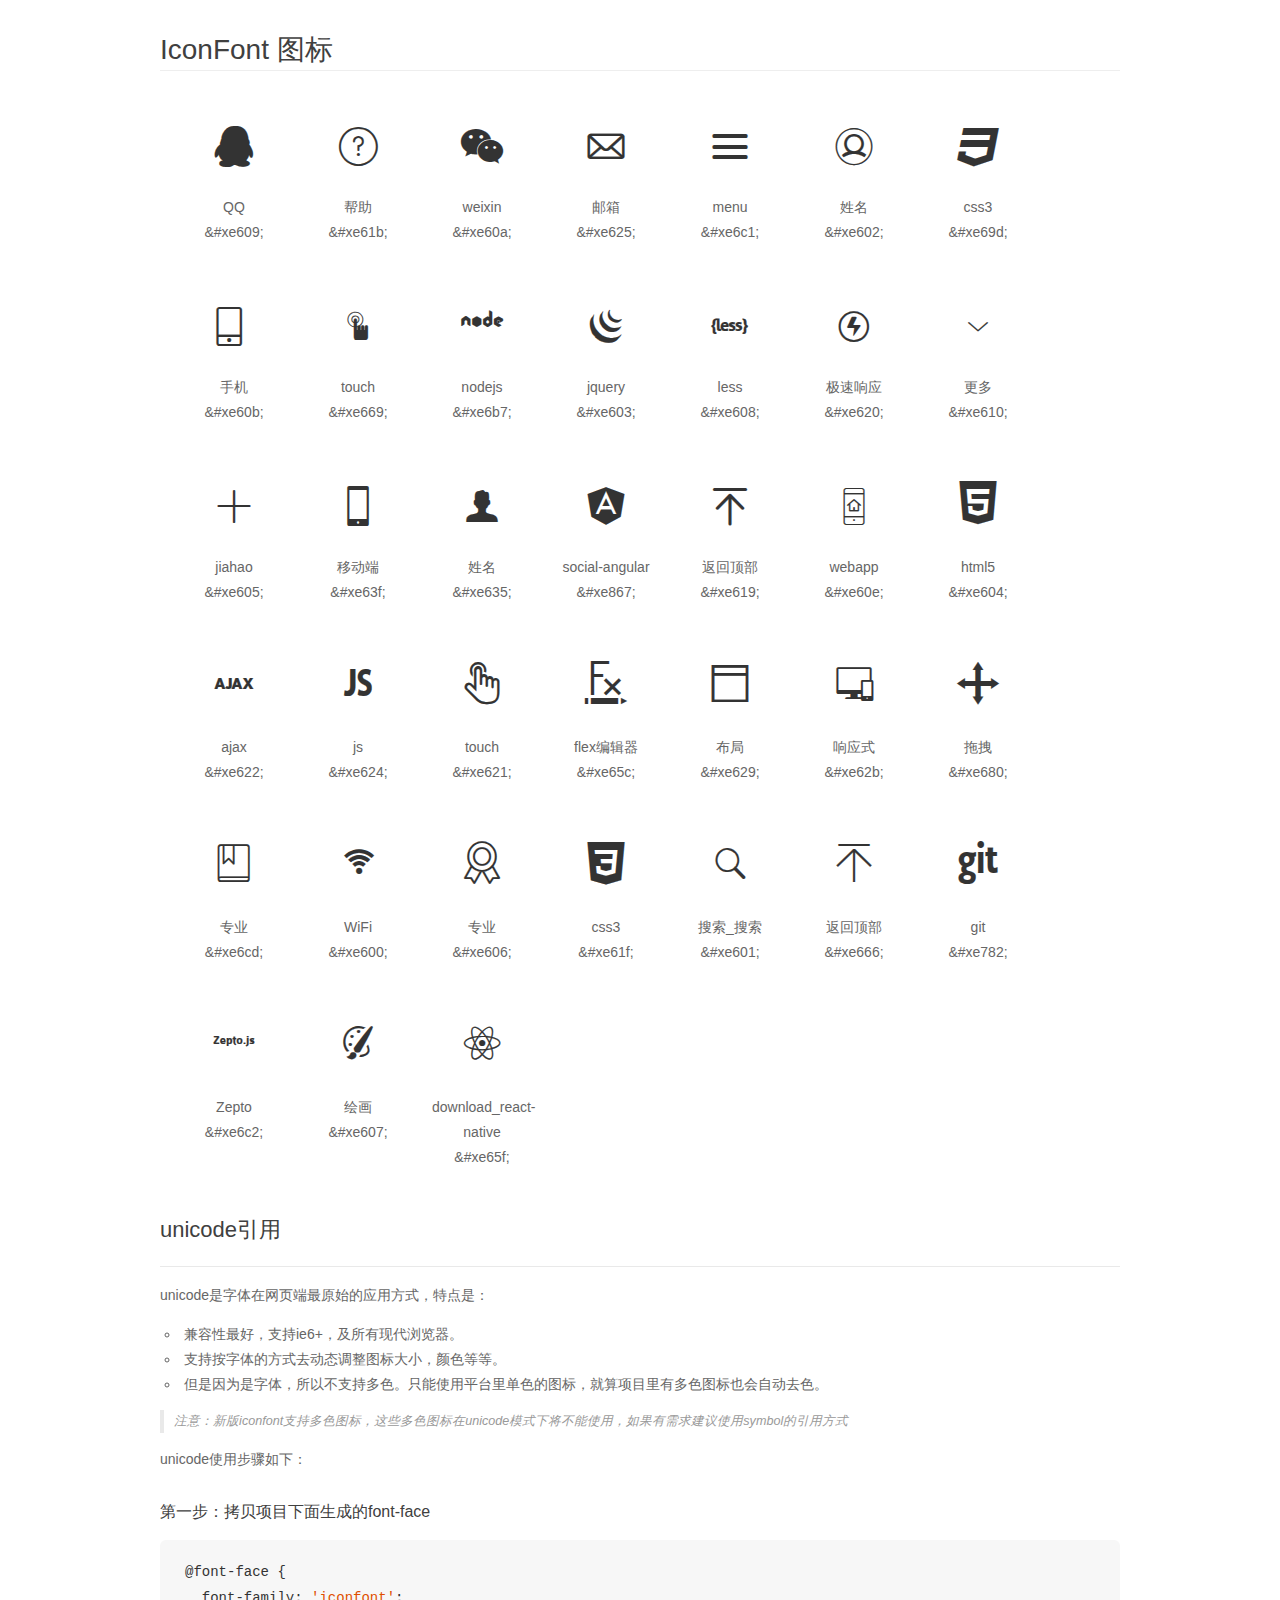
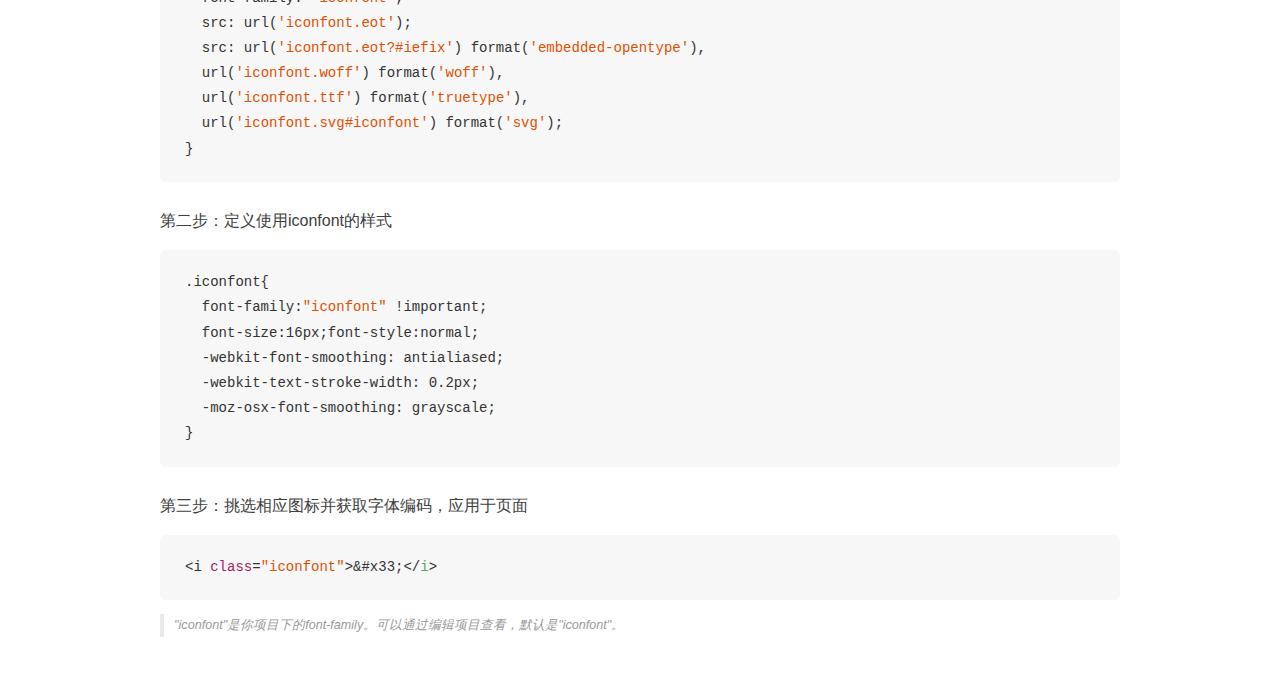
<file: css/demo_unicode.html>
<!DOCTYPE html>
<html>
<head>
    <meta charset="utf-8"/>
    <title>IconFont</title>
    <link rel="stylesheet" href="demo.css">

    <style type="text/css">

        @font-face {font-family: "iconfont";
          src: url('iconfont.eot'); /* IE9*/
          src: url('iconfont.eot#iefix') format('embedded-opentype'), /* IE6-IE8 */
          url('iconfont.woff') format('woff'), /* chrome, firefox */
          url('iconfont.ttf') format('truetype'), /* chrome, firefox, opera, Safari, Android, iOS 4.2+*/
          url('iconfont.svg#iconfont') format('svg'); /* iOS 4.1- */
        }

        .iconfont {
          font-family:"iconfont" !important;
          font-size:16px;
          font-style:normal;
          -webkit-font-smoothing: antialiased;
          -webkit-text-stroke-width: 0.2px;
          -moz-osx-font-smoothing: grayscale;
        }

    </style>
</head>
<body>
    <div class="main markdown">
        <h1>IconFont 图标</h1>
        <ul class="icon_lists clear">
            
                <li>
                <i class="icon iconfont">&#xe609;</i>
                    <div class="name">QQ</div>
                    <div class="code">&amp;#xe609;</div>
                </li>
            
                <li>
                <i class="icon iconfont">&#xe61b;</i>
                    <div class="name">帮助</div>
                    <div class="code">&amp;#xe61b;</div>
                </li>
            
                <li>
                <i class="icon iconfont">&#xe60a;</i>
                    <div class="name">weixin</div>
                    <div class="code">&amp;#xe60a;</div>
                </li>
            
                <li>
                <i class="icon iconfont">&#xe625;</i>
                    <div class="name">邮箱</div>
                    <div class="code">&amp;#xe625;</div>
                </li>
            
                <li>
                <i class="icon iconfont">&#xe6c1;</i>
                    <div class="name">menu</div>
                    <div class="code">&amp;#xe6c1;</div>
                </li>
            
                <li>
                <i class="icon iconfont">&#xe602;</i>
                    <div class="name">姓名</div>
                    <div class="code">&amp;#xe602;</div>
                </li>
            
                <li>
                <i class="icon iconfont">&#xe69d;</i>
                    <div class="name">css3</div>
                    <div class="code">&amp;#xe69d;</div>
                </li>
            
                <li>
                <i class="icon iconfont">&#xe60b;</i>
                    <div class="name">手机</div>
                    <div class="code">&amp;#xe60b;</div>
                </li>
            
                <li>
                <i class="icon iconfont">&#xe669;</i>
                    <div class="name">touch</div>
                    <div class="code">&amp;#xe669;</div>
                </li>
            
                <li>
                <i class="icon iconfont">&#xe6b7;</i>
                    <div class="name">nodejs</div>
                    <div class="code">&amp;#xe6b7;</div>
                </li>
            
                <li>
                <i class="icon iconfont">&#xe603;</i>
                    <div class="name">jquery</div>
                    <div class="code">&amp;#xe603;</div>
                </li>
            
                <li>
                <i class="icon iconfont">&#xe608;</i>
                    <div class="name">less</div>
                    <div class="code">&amp;#xe608;</div>
                </li>
            
                <li>
                <i class="icon iconfont">&#xe620;</i>
                    <div class="name">极速响应</div>
                    <div class="code">&amp;#xe620;</div>
                </li>
            
                <li>
                <i class="icon iconfont">&#xe610;</i>
                    <div class="name">更多</div>
                    <div class="code">&amp;#xe610;</div>
                </li>
            
                <li>
                <i class="icon iconfont">&#xe605;</i>
                    <div class="name">jiahao</div>
                    <div class="code">&amp;#xe605;</div>
                </li>
            
                <li>
                <i class="icon iconfont">&#xe63f;</i>
                    <div class="name">移动端</div>
                    <div class="code">&amp;#xe63f;</div>
                </li>
            
                <li>
                <i class="icon iconfont">&#xe635;</i>
                    <div class="name">姓名</div>
                    <div class="code">&amp;#xe635;</div>
                </li>
            
                <li>
                <i class="icon iconfont">&#xe867;</i>
                    <div class="name">social-angular</div>
                    <div class="code">&amp;#xe867;</div>
                </li>
            
                <li>
                <i class="icon iconfont">&#xe619;</i>
                    <div class="name">返回顶部</div>
                    <div class="code">&amp;#xe619;</div>
                </li>
            
                <li>
                <i class="icon iconfont">&#xe60e;</i>
                    <div class="name">webapp</div>
                    <div class="code">&amp;#xe60e;</div>
                </li>
            
                <li>
                <i class="icon iconfont">&#xe604;</i>
                    <div class="name">html5</div>
                    <div class="code">&amp;#xe604;</div>
                </li>
            
                <li>
                <i class="icon iconfont">&#xe622;</i>
                    <div class="name">ajax</div>
                    <div class="code">&amp;#xe622;</div>
                </li>
            
                <li>
                <i class="icon iconfont">&#xe624;</i>
                    <div class="name">js</div>
                    <div class="code">&amp;#xe624;</div>
                </li>
            
                <li>
                <i class="icon iconfont">&#xe621;</i>
                    <div class="name">touch</div>
                    <div class="code">&amp;#xe621;</div>
                </li>
            
                <li>
                <i class="icon iconfont">&#xe65c;</i>
                    <div class="name">flex编辑器</div>
                    <div class="code">&amp;#xe65c;</div>
                </li>
            
                <li>
                <i class="icon iconfont">&#xe629;</i>
                    <div class="name">布局</div>
                    <div class="code">&amp;#xe629;</div>
                </li>
            
                <li>
                <i class="icon iconfont">&#xe62b;</i>
                    <div class="name">响应式</div>
                    <div class="code">&amp;#xe62b;</div>
                </li>
            
                <li>
                <i class="icon iconfont">&#xe680;</i>
                    <div class="name">拖拽</div>
                    <div class="code">&amp;#xe680;</div>
                </li>
            
                <li>
                <i class="icon iconfont">&#xe6cd;</i>
                    <div class="name">专业</div>
                    <div class="code">&amp;#xe6cd;</div>
                </li>
            
                <li>
                <i class="icon iconfont">&#xe600;</i>
                    <div class="name">WiFi</div>
                    <div class="code">&amp;#xe600;</div>
                </li>
            
                <li>
                <i class="icon iconfont">&#xe606;</i>
                    <div class="name">专业</div>
                    <div class="code">&amp;#xe606;</div>
                </li>
            
                <li>
                <i class="icon iconfont">&#xe61f;</i>
                    <div class="name">css3</div>
                    <div class="code">&amp;#xe61f;</div>
                </li>
            
                <li>
                <i class="icon iconfont">&#xe601;</i>
                    <div class="name">搜索_搜索</div>
                    <div class="code">&amp;#xe601;</div>
                </li>
            
                <li>
                <i class="icon iconfont">&#xe666;</i>
                    <div class="name">返回顶部</div>
                    <div class="code">&amp;#xe666;</div>
                </li>
            
                <li>
                <i class="icon iconfont">&#xe782;</i>
                    <div class="name">git</div>
                    <div class="code">&amp;#xe782;</div>
                </li>
            
                <li>
                <i class="icon iconfont">&#xe6c2;</i>
                    <div class="name">Zepto</div>
                    <div class="code">&amp;#xe6c2;</div>
                </li>
            
                <li>
                <i class="icon iconfont">&#xe607;</i>
                    <div class="name">绘画</div>
                    <div class="code">&amp;#xe607;</div>
                </li>
            
                <li>
                <i class="icon iconfont">&#xe65f;</i>
                    <div class="name">download_react-native</div>
                    <div class="code">&amp;#xe65f;</div>
                </li>
            
        </ul>
        <h2 id="unicode-">unicode引用</h2>
        <hr>

        <p>unicode是字体在网页端最原始的应用方式，特点是：</p>
        <ul>
        <li>兼容性最好，支持ie6+，及所有现代浏览器。</li>
        <li>支持按字体的方式去动态调整图标大小，颜色等等。</li>
        <li>但是因为是字体，所以不支持多色。只能使用平台里单色的图标，就算项目里有多色图标也会自动去色。</li>
        </ul>
        <blockquote>
        <p>注意：新版iconfont支持多色图标，这些多色图标在unicode模式下将不能使用，如果有需求建议使用symbol的引用方式</p>
        </blockquote>
        <p>unicode使用步骤如下：</p>
        <h3 id="-font-face">第一步：拷贝项目下面生成的font-face</h3>
        <pre><code class="lang-js hljs javascript">@font-face {
  font-family: <span class="hljs-string">'iconfont'</span>;
  src: url(<span class="hljs-string">'iconfont.eot'</span>);
  src: url(<span class="hljs-string">'iconfont.eot?#iefix'</span>) format(<span class="hljs-string">'embedded-opentype'</span>),
  url(<span class="hljs-string">'iconfont.woff'</span>) format(<span class="hljs-string">'woff'</span>),
  url(<span class="hljs-string">'iconfont.ttf'</span>) format(<span class="hljs-string">'truetype'</span>),
  url(<span class="hljs-string">'iconfont.svg#iconfont'</span>) format(<span class="hljs-string">'svg'</span>);
}
</code></pre>
        <h3 id="-iconfont-">第二步：定义使用iconfont的样式</h3>
        <pre><code class="lang-js hljs javascript">.iconfont{
  font-family:<span class="hljs-string">"iconfont"</span> !important;
  font-size:<span class="hljs-number">16</span>px;font-style:normal;
  -webkit-font-smoothing: antialiased;
  -webkit-text-stroke-width: <span class="hljs-number">0.2</span>px;
  -moz-osx-font-smoothing: grayscale;
}
</code></pre>
        <h3 id="-">第三步：挑选相应图标并获取字体编码，应用于页面</h3>
        <pre><code class="lang-js hljs javascript">&lt;i <span class="hljs-class"><span class="hljs-keyword">class</span></span>=<span class="hljs-string">"iconfont"</span>&gt;&amp;#x33;<span class="xml"><span class="hljs-tag">&lt;/<span class="hljs-name">i</span>&gt;</span></span></code></pre>

        <blockquote>
        <p>"iconfont"是你项目下的font-family。可以通过编辑项目查看，默认是"iconfont"。</p>
        </blockquote>
    </div>


</body>
</html>
</file>
<file: css/iconfont.css>
@font-face {font-family: "iconfont";
  src: url('iconfont.eot?t=1490845050801'); /* IE9*/
  src: url('iconfont.eot?t=1490845050801#iefix') format('embedded-opentype'), /* IE6-IE8 */
  url('iconfont.woff?t=1490845050801') format('woff'), /* chrome, firefox */
  url('iconfont.ttf?t=1490845050801') format('truetype'), /* chrome, firefox, opera, Safari, Android, iOS 4.2+*/
  url('iconfont.svg?t=1490845050801#iconfont') format('svg'); /* iOS 4.1- */
}

.iconfont {
  font-family:"iconfont" !important;
  font-size:16px;
  font-style:normal;
  -webkit-font-smoothing: antialiased;
  -moz-osx-font-smoothing: grayscale;
}

.icon-QQ:before { content: "\e609"; }

.icon-tubiao:before { content: "\e61b"; }

.icon-weibiaoti1:before { content: "\e60a"; }

.icon-youxiang:before { content: "\e625"; }

.icon-menu:before { content: "\e6c1"; }

.icon-xingming:before { content: "\e602"; }

.icon-css3:before { content: "\e69d"; }

.icon-shouji:before { content: "\e60b"; }

.icon-touch:before { content: "\e669"; }

.icon-nodejs:before { content: "\e6b7"; }

.icon-jquery:before { content: "\e603"; }

.icon-less:before { content: "\e608"; }

.icon-jisuxiangying:before { content: "\e620"; }

.icon-iconfontxiala:before { content: "\e610"; }

.icon-jiahao:before { content: "\e605"; }

.icon-yidongduan:before { content: "\e63f"; }

.icon-xingming1:before { content: "\e635"; }

.icon-socialangular:before { content: "\e867"; }

.icon-zuoqianfang:before { content: "\e619"; }

.icon-webapp:before { content: "\e60e"; }

.icon-html5:before { content: "\e604"; }

.icon-ajax:before { content: "\e622"; }

.icon-js:before { content: "\e624"; }

.icon-touch1:before { content: "\e621"; }

.icon-flexbianjiqi:before { content: "\e65c"; }

.icon-buju:before { content: "\e629"; }

.icon-xiangyingshi:before { content: "\e62b"; }

.icon-tuozhuai:before { content: "\e680"; }

.icon-zhuanye:before { content: "\e6cd"; }

.icon-WiFi:before { content: "\e600"; }

.icon-zhuanye1:before { content: "\e606"; }

.icon-css:before { content: "\e61f"; }

.icon-sousuo_sousuo:before { content: "\e601"; }

.icon-fanhuidingbu:before { content: "\e666"; }

.icon-git:before { content: "\e782"; }

.icon-Zepto:before { content: "\e6c2"; }

.icon-huihua:before { content: "\e607"; }

.icon-download_react-native:before { content: "\e65f"; }
</file>
<file: css/index.css>
body,ul,li,p,input,pre,a,h1,h2,h3,h4,h5,h6{
  margin: 0;
  padding: 0;
  list-style: none;
}
html, body{
    font-family: sans-serif;
    font-size: 100%;
  	background: #FFf;
}
body a{
	transition:0.5s all;
	-webkit-transition:0.5s all;
	-moz-transition:0.5s all;
	-o-transition:0.5s all;
	-ms-transition:0.5s all;
}
body h1,h2,h3,h4,h5,h6{
	    font-family: sans-serif;
}
body{
  overflow-x: hidden;
}
/*-- header --*/
#home {
    background: url(../images/banner.jpg) no-repeat center top;
    background-size: cover;
    -webkit-background-size: cover;
    -moz-background-size: cover;
    -o-background-size: cover;
    -ms-background-size: cover;
    min-height:650px;
	position: relative;
}
.top-header {
	padding: 2em 0;
}
.logo h1 {
    margin: 0;
    text-transform: uppercase;
    font-weight: bold;
     color:#fff;
}
.logo h1 a{
	text-decoration:none;
	 color:#fff;
}
.logo span {
    border: 7px solid #00a78e;
    padding: 0px 14px;
    font-size: 40px;
    color: #fff;
}
.logo{
	float:left;
}
.navigation-right{
	float:right;
}
.navigation-right ul li{
	display:inline-block;
}
.navigation-right ul li a{
	color:#fff;
  font-size:20px;
  text-decoration: none;
  padding: 10px 0;
	text-transform:uppercase;
  font-family: sans-serif;
}
.navigation-right ul li.active a{
	    color: #00a78e;
}
span.menu{
	display:none;
}
/*-- nav-hover --*/
.link-effect-3 a {
	padding: 10px 0;
	margin: 0 12px;
	color: #797878;
	text-shadow: none;
	position: relative;  
    font-family: sans-serif;
}
.link-effect-3 a::before {
	position: absolute;
	top: 0;
	left: 0;
	overflow: hidden;
	padding: 10px 0;
	max-width: 0;
	border-bottom: 3px solid #00a78e;
    color: #00a78e;
	content: attr(data-hover);
	-webkit-transition: max-width 0.5s;
	-moz-transition: max-width 0.5s;
	transition: max-width 0.5s;
}
.link-effect-3 a:hover::before {
	/*max-width: 100%;*/
}
/*--banner-info--*/
.banner-info {
    /*background:rgba(23, 20, 20, 0.58);*/
    margin-top: 7em;
}
.header-left {
    padding: 3em;
    text-align: center;
}
.header-left .hot{
    color: #fff;
    font-size: 35px;
}
.header-left .text{
    margin-top: 20px;
    margin-bottom: 20px;
    color: #fff;
    font-size: 45px;
    animation:leftm 1.5s ease;
}


.header-left .name{
    color: #fff;
    font-size: 53px;
    animation:rightm 1.5s ease;
}
.header-right {
    padding: 3em;
}

@keyframes leftm{
  from{
    transform:translate(100%,100%);
  }
  to{
    transform:translate(0,0);
  }
}
@keyframes rightm{
  from{
    transform:translate(-100%,-100%);
  }
  to{
    transform:translateX(0,0);
  }
}
ul.address-text {
    padding: 0;
}
ul.address {
    padding: 0;
}
.header-left img {
    width: 100%;
     margin-top: 19px;
}
.header-right {
    padding-left: 3em;
}
.header-right h1 {
    font-size: 2.5em;
    color: #fff;
    margin: 0.5em 0 0;
    font-weight: bold;
}
.header-right h1 {
    font-size: 1.2em;
    color: #FFF;
    background: #00a78e;
    display: inline-block;
    padding: .5em 1.5em;
    position: relative;
	    box-shadow: 0 8px 17px 0 rgba(0,0,0,0.2),0 6px 20px 0 rgba(0,0,0,0.19);
}
.header-right h1:before {
       width: 0;
    height: 0;
    position: absolute;
    content: '';
    bottom: -9px;
    left: 12px;
    border-style: solid;
    border-width: 14px 11px 0 12px;
    border-color: #00a78e transparent transparent transparent;
}
.service-head h4 {
    font-size: 1.2em;
    color: #FFF;
    background: #00a78e;
    display: inline-block;
    padding: .5em 1.5em;
    position: relative;
	    box-shadow: 0 8px 17px 0 rgba(0,0,0,0.2),0 6px 20px 0 rgba(0,0,0,0.19);
}
.service-head h4:before {
    width: 0;
    height: 0;
    position: absolute;
    content: '';
    bottom: -9px;
    left: 12px;
    border-style: solid;
    border-width: 14px 11px 0 12px;
    border-color: #00a78e transparent transparent transparent;
	
}
.header-right h6 {
       font-size: 1em;
    color: #C7C7C7;
    margin-top: 0.8em;
    letter-spacing: 3px;
    text-transform: uppercase;
}
ul.address {
    margin-top: 2em;
    border-top: 1px solid #AFAFAF;
    padding-top: 0.5em;
}
ul.address li {
    display: block;
}
ul.address li ul.address-text li {
    display: inline-block;
    font-size: 1em;
    color: #fff;
    margin-top: 1em;
	font-weight: 400;
}
ul.address li ul.address-text li:nth-child(1){
	width: 20%;
}
ul.address li ul.address-text li a {
    color: #fff;
	text-decoration:none;
}
ul.address li ul.address-text li a:hover{
        color: #00a78e;
}
ul.address-text b {
    color:#fff;
}


/*-- services --*/
.service-head h3{
	color: #1b242f;
    font-size: 2em;
    font-weight:300;
     font-family: sans-serif;
    margin: 0;
    padding: 0 0 0.2em 0;
}
.service-head h3 span{
	font-weight:700;
 font-family: sans-serif;
}
.wthree_about_left,.wthree_about_right{
	padding:0;
}
.wthree_about_right{
	background:#f5f5f5;
	padding:3.27em 8em;
}
.wthree_about_right h3{
	text-align:left;
}
.wthree_about_right h3 span:before,.wthree_about_right h3 span:after{
	content: '';
    position: absolute;
    bottom: 0%;
}
.wthree_about_right h3 span:before{
	left:0%;
    width:30%;
	height: 1px;
	background: #212121;
}
.wthree_about_right h3 span:after{
	right:85.5%;
    width: 2%;
    background: #EE692D;
    height: 4px;
}
.wthree_about_right p{
	margin:2em 0 3em;
	color:#999;
	line-height:1.8em;
}
.wthree_about_right p i{
	display:block;
	margin:1em 0 0;
}
.wthree_about_right_grid_left{
	padding: 0;
}
.wthree_about_right_grid_left i{
	font-size: 1.7em;
	color:#00a78e;
	top:.8em;
}
.wthree_about_right_grid:hover .wthree_about_right_grid_left i{
	color:#fff;
}
.wthree_about_right_grid_right h4{
	text-transform: uppercase;
    font-size: 1.2em;
    color: #00a78e;
    font-weight: bold;
}
.wthree_about_right_grid_right p{
	    margin: 1em 0 0;
    color: #586371;
    line-height: 1.9em;
    font-size: 0.9em;
}
.wthree_about_right_grid_right {
    padding-right: 0;
}
.wthree_about_right_grid:nth-child(2) {
    margin-bottom: 2em;
}
/* Rectangle In */
.hvr-rectangle-in {
  display: inline-block;
  vertical-align: middle;
  -webkit-transform: translateZ(0);
  transform: translateZ(0);
  box-shadow: 0 0 1px rgba(0, 0, 0, 0);
  -webkit-backface-visibility: hidden;
  backface-visibility: hidden;
  -moz-osx-font-smoothing: grayscale;
  position: relative;
  background:#00a78e;
  -webkit-transition-property: color;
  transition-property: color;
  -webkit-transition-duration: 0.3s;
  transition-duration: 0.3s;
  width: 70px;
    height: 70px;
    text-align: center;
	    border-radius: 50%;
}
.hvr-rectangle-in:before {
  content: "";
  position: absolute;
  z-index: -1;
  top: 0;
  left: 0;
  right: 0;
  bottom: 0;
  background:#F5F5F5;
  -webkit-transform: scale(1);
  transform: scale(1);
  -webkit-transition-property: transform;
  transition-property: transform;
  -webkit-transition-duration: 0.3s;
  transition-duration: 0.3s;
  -webkit-transition-timing-function: ease-out;
  transition-timing-function: ease-out;
      border-radius: 50%;
}
.hvr-rectangle-in:hover, .hvr-rectangle-in:focus, .hvr-rectangle-in:active {
  color: white;
}
.hvr-rectangle-in:hover:before, .hvr-rectangle-in:focus:before, .hvr-rectangle-in:active:before,.wthree_about_right_grid:hover .hvr-rectangle-in:before,.agileits_services_grid:hover .hvr-rectangle-in:before{
  -webkit-transform: scale(0);
  transform: scale(0);
}
.wthree_about_right_grids {
     margin-top: 4em;
}
#services {
    padding: 5em 0;
    /*background: #333;*/
}
.service-head.one h3{
	color:#fff;
}
/*-- clients --*/

/*-- /blogs --*/
.news-text {
    float: right;
    padding: 3.38em 2em;
    background: #f4f4f4;
}
.news-img {
    float: left;
    position: relative;
    padding: 0;
}
.news-text.two {
    float:left;
}
.news-img img,.news-img.two  img{
    /*width: 100%;*/
}
.news-img.two {
    float:right;
}
.news-text h3   {
    font-size: 1.4em;
    color: #333333;
    text-transform: uppercase;
        margin-bottom: 1em;
    font-weight:bold;
}
.news-text p {
    font-size: 0.9em;
    line-height: 1.9em;
    margin: 1em 0 2em 0;
    color: #777;
}
.news-text h3  a,ul.news li:hover  i{
   color:#3f5263;
   text-decoration:none;
}
ul.news li {
    display: inline-block;
       margin-right: 1em;
}
ul.news li i {
    margin-right: 4px;
}
ul.news li a{
    font-size: 0.9em;
    color: #777;
}
ul.news li i{
  color:#333;
}
a.read {
    padding: 0.5em 1.5em;
    font-size: 1em;
    color: #00a78e;
    border: 2px solid #00a78e;
    text-decoration: none;
    border-radius: 1.5em;
    -webkit-border-radius: 1.5em;
    -moz-border-radius: 1.5em;
    -o-border-radius: 1.5em;
    -ms-border-radius: 1.5em;
}
a.read:hover {
  background:#00a78e;
  color:#fff;
}
ul.news {
    padding: 0;
}
.news-grid {
    margin: 2em 0;
}
.news-grid:hover{
    transition:0.5s all;
  -webkit-transition:0.5s all;
  -moz-transition:0.5s all;
  -o-transition:0.5s all;
  -ms-transition:0.5s all;
   box-shadow: 0 8px 17px 0 rgba(0,0,0,0.2),0 6px 20px 0 rgba(0,0,0,0.19);
   -webkit-box-shadow: 0 8px 17px 0 rgba(0,0,0,0.2),0 6px 20px 0 rgba(0,0,0,0.19);
   -moz-box-shadow: 0 8px 17px 0 rgba(0,0,0,0.2),0 6px 20px 0 rgba(0,0,0,0.19);
   -o-box-shadow: 0 8px 17px 0 rgba(0,0,0,0.2),0 6px 20px 0 rgba(0,0,0,0.19);
}
.blog {
    padding:5em 0;
}
.about-inner p {
    color: #777;
    line-height: 1.8em;
    font-size:0.9em;
}
h4.tittle  {
    color: #00a78e;
    text-decoration: none;
    font-size: 1.4em;
    margin: 1em 0 0.5em 0;
    text-transform: uppercase;
    font-weight: bold;
}
.modal-dialog.about {
    width: 757px;
    margin:3.5em auto 0;
}
.modal-content.about {
    background-color: #fff;
    border-radius: 0px!important;
}
.modal-body {
    position: relative;
    padding: 20px;
    text-align: center;
}
/*-- about-us --*/
span.border {
    width: 18%;
    /*background: #8C8989;*/
    height: 1px;
    display: block;
    margin-top: 26px;
    position: relative;
    margin: 23px auto 0px;
}
 span.border:after {
       content: ' ';
    position: absolute;
    /*background: #3f5263;*/
    height: 7px;
    display: block;
    width: 73px;
    top: -4px;
    left: 103px;
}
span.border.one:after {
    content: ' ';
    position: absolute;
    /*background: #f4f4f4;*/
    height: 7px;
    display: block;
    width: 73px;
    top: -4px;
    left: 64px;
}
.about-left-grid h3{
  font-size:2.5em;
  color:#FFF;
}
.about-left-grid{
  width:70%;
  float:right;
    margin-right: 10em;
  min-height:433px;
}
.about-left-grid h2{
  color:#191919;
  font-size:2em;
}
.about-left-grid h2 span{
  font-weight:700;
}
.about-left-grid p{
    color: #666666;
    font-size:1em;
    line-height: 2em;
    margin-top: 1.5em;
} 
.about-left-grid ul{
  margin:3em 0 0 0;
  padding:0;
}
.about-left-grid ul li{
  display:inline-block;
}
.about-left-grid ul li:nth-child(1){
  margin-right: 0.2em;
}
.about-left {
      padding: 4.5em 0 4.7em 0;
    float: right;
    background: #f4f4f4;
}
.about-left-grid ul li a {
       padding: 0.6em 2em;
    font-size: 1.2em;
    color: #00a78e;
    border: 2px solid #00a78e;
    text-decoration: none;
    border-radius: 1.5em;
    -webkit-border-radius: 1.5em;
    -moz-border-radius: 1.5em;
    -o-border-radius: 1.5em;
    -ms-border-radius: 1.5em;
}
.about-left-grid ul li a:hover{
  background:#00a78e;
  color:#FFF;
  border-radius:1.5em;
  -webkit-border-radius:1.5em;
  -moz-border-radius:1.5em;
  -o-border-radius:1.5em;
  -ms-border-radius:1.5em;
}
.about-right{
      float: left;
  padding:0;
  background:url(../images/about-pic.jpg) no-repeat 0px 0px;
  min-height:580px;
  background-size: cover;
   -o-background-size: cover;
   -webkit-background-size: cover;
   -moz-background-size: cover;
   -ms-background-size: cover;
}

#work {
    padding: 5em 0;
}
.timeline {
  list-style: none;
      padding: 10px 0 10px;
  position: relative;
}
.timeline:before {
      top: 0;
    bottom: 0;
    position: absolute;
    content: " ";
    width: 1px;
    background-color: #ccc;
       left: -9px;
    margin-right: -1.5px;
}

.timeline > li {
  margin-bottom:10px;
  position: relative;
}

.timeline > li:before,
.timeline > li:after {
  content: " ";
  display: table;
}

.timeline > li:after {
  clear: both;
}

.timeline > li > .timeline-panel {
  width: calc( 100% - 75px );
    float: right;
    border: 1px solid #d4d4d4;
     padding: 15px 15px;
    position: relative;
  -webkit-box-shadow: 0 1px 6px rgba(0, 0, 0, 0.175);
  box-shadow: 0 1px 6px rgba(0, 0, 0, 0.175);
      background: #fff;
	  border-bottom: 5px solid #00a78e;
}
h4.timeline-title a {
    margin: 0;
    padding: 5px 0;
    color:#333;
}
h4.timeline-title a:hover {
    color: #00C6D7;
}
.timeline-body p {
    font-size: 0.9em;
    margin: 0;
    padding: 0;
    color: #777;
    line-height: 1.9em;
}
.timeline > li > .timeline-panel:before {
  position: absolute;
  top: 18px;
  left: -15px;
  display: inline-block;
  border-top: 15px solid transparent;
  border-right: 15px solid #ccc;
  border-left: 0 solid #ccc;
  border-bottom: 15px solid transparent;
  content: " ";
}

.timeline > li > .timeline-panel:after {
  position: absolute;
  top:19px;
  left: -14px;
  display: inline-block;
  border-top: 14px solid transparent;
  border-right: 14px solid #fff;
  border-left: 0 solid #fff;
  border-bottom: 14px solid transparent;
  content: " ";
}

.timeline > li > .timeline-badge {
  color: #fff;
  width: 50px;
  height: 50px;
  line-height: 50px;
  font-size: 1.4em;
  text-align: center;
  position: absolute;
  top: 16px;
  left: -33px;
  margin-right: -25px;
  background-color: #999999;
  z-index: 100;
  border-top-right-radius: 50%;
  border-top-left-radius: 50%;
  border-bottom-right-radius: 50%;
  border-bottom-left-radius: 50%;
}

.timeline-badge.primary {
  background-color: #eb5424 !important;
}

.timeline-badge.success {
  background-color: #237f52 !important;
}

.timeline-badge.warning {
  background-color: #f0ad4e !important;
}

.timeline-badge.danger {
  background-color: #bb1e10 !important;
}
.timeline-badge.pass {
  background-color: #fdbd10 !important;
}
.timeline-badge.info {
  background-color: #44c7f4 !important;
}
h4.timeline-title {
       color: #1b242f;
    font-size: 1.2em;
        font-weight: 600;
}
ul.year {
    text-align: right;
	    margin-left: 13em;
}
ul.year li {
     list-style: none;
    margin-top:30px;
    font-size: 1em;
    color: #fff;
    text-align: center;
    background: #1b242f;
    padding: 11px 0;
    width:60%;
    display: block;
}
ul.year li:nth-child(2){
	    margin-top: 119px;
}
ul.year li:nth-child(3){
	    margin-top: 129px;
}
ul.year li:nth-child(4){
	    margin-top: 116px;
}
ul.year li:nth-child(5){
	    margin-top: 112px;
}
.timeline-badge.success i {
    font-size: 0.9em;
}
.time-main {
    margin-top: 3em;
}
/*--//work--*/
/*-- portfolio --*/
.portfolio-head h2{
	color: #202020;
	font-size: 1.8em;
	font-family: sans-serif;
	margin:0;
	padding:0;
}
.portfolio-head h2 span{
	font-weight:700;
	color:#2ec06c;
}
.portfolio-head p:nth-child(2){
	font-size:1.1em;
	line-height:1.8em;
	color:#666666;
	width:80%;
	margin:1em auto 0 auto;
}
.portfolio-grid{
	margin-bottom:1.8em;
}
.portfolio-grid-pic{
	position:relative;
}
.portfolio-grid-pic img{
	width:100%;
}
.portfolio-grid-pic-caption{
	position:absolute;
	background:rgba(70, 194, 122, 0.82);
	top:0px;
	bottom:0;
	text-align:center;
	width:100%;
	display:none;
}
.portfolio-grid-pic-caption a{
	color:#FFF;
	text-align:center;
	border:1px solid #FFF;
	font-size:1em;
	padding:0.7em 1.8em;
	display:inline-block;
	text-decoration:none;
	border-radius: 0.3em;
	-webkit-border-radius: 0.3em;
	-moz-border-radius: 0.3em;
	-o-border-radius: 0.3em;
	-ms-border-radius: 0.3em;
	margin-top:8em;
	font-family: sans-serif;
}
.portfolio-grid-pic-caption a:hover{
	border-color:#202020;
	color:#202020;
}
.portfolio-grid:hover div.portfolio-grid-pic-caption{
	display:block;
}
.portfolio-grid-info h5{
	color: #202020;
	font-size: 1.4em;
	font-family: sans-serif;
	padding: 0.875em 0;
	margin: 0;
}
.portfolio-grid-info{
	background:#eeeeee;
	border-bottom-left-radius: 0.8em;
	border-bottom-right-radius: 0.8em;
}
.portfolio-grids{
	margin-top:3em;
}
.portfolio{
	padding:3.5em 0;
}
/*-- feedback --*/
.feedback{
	background: url(../images/feedback-bg.jpg) no-repeat 0px 0px;
	background-size: cover;
	min-height: 300px;
	padding: 6em 0 0 0;
}
.feedback-grid p{
	color: #FFf;
	font-size: 1.2em;
	line-height: 1.5em;
	width: 90%;
	margin: 0 auto;
}
.feedback-grid h4{
	color:#2ec06c;
	font-weight:700;
	font-family: sans-serif;
	font-size:1.3em;
	margin:1em 0 0 0;
}
.feedback-grid h4 span{
	color:#FFF;
	font-weight:400;
	font-size:0.7em;
	font-style:italic;
}
/*-- /portfolio --*/
.sap_tabs{
	clear:both;
	padding: 0em 0 0em;
}
.resp-tabs-list {
	text-align:center;
    list-style: none;
    margin: 3em 0 4em 0;
    padding: 0;
}
.resp-tab-item{
       margin: 0 3px;
    padding: 10px 20px;
    text-decoration: none;
    color: #343A4E;
    cursor: pointer;
    font-size: 18px;
    text-transform: uppercase;
    border: 2px solid #3f5263;
    display: inline-block;
    text-align: center;
    list-style: none;
    outline: none;
    -webkit-transition: all 0.3s ease-out;
    -moz-transition: all 0.3s ease-out;
    -ms-transition: all 0.3s ease-out;
    -o-transition: all 0.3s ease-out;
    transition: all 0.3s ease-out;
    text-transform: Capitalize;
    font-weight: 600;
}
.resp-tab-active,.resp-tab-item:hover{
	color: #fff;
       border: 2px solid #3f5263;
    background:#3f5263;
}
.resp-tabs-container {
	padding: 0px;
	clear: left;	
}
h2.resp-accordion {
	cursor: pointer;
	padding: 5px;
	display: none;
}
.resp-tab-content {
	display: none;
  box-sizing:border-box;
}
.resp-content-active, .resp-accordion-active {
   display: block;
}

.modal-header {
    border: none;
}
button.close{
	outline:none;
}
.modal-dialog {
    width: 600px;
    margin: 13em auto 0;
}
.port-modal{
	background:none;
	box-shadow:none;
	border:none;
	outline:none;
}
div#portfolioModal1,div#portfolioModal2,div#portfolioModal3,div#portfolioModal4,div#portfolioModal5,div#portfolioModal6,div#portfolioModal7,div#portfolioModal8,div#portfolioModal9,div#portfolioModal10 {
   
   background: rgba(0, 0, 0, 0.55);
}
.team-gd img {
    width: 100%;
	/*border-bottom: 9px solid rgba(0, 0, 0, 0.81);*/
}
/*-- portfolio --*/

#portfolio .portfolio-item {
    right: 0;
    margin: 0 0 15px;
}
#portfolio .portfolio-item .portfolio-link {
    display: block;
    position: relative;
    margin: 0 auto;
    max-width: 400px;
}
#portfolio .portfolio-item .portfolio-link .caption {
    position: absolute;
    width: 100%;
    height: 100%;
    opacity: 0;
    background: rgba(24,188,156,.9);
    -webkit-transition: all ease .5s;
    -moz-transition: all ease .5s;
    transition: all ease .5s;
}
#portfolio .portfolio-item .portfolio-link .caption:hover {
    opacity: 1;
}
#portfolio .portfolio-item .portfolio-link .caption .caption-content {
    position: absolute;
    top: 50%;
    width: 100%;
    height: 20px;
    margin-top: -12px;
    text-align: center;
    font-size: 20px;
    color: #fff;
}
#portfolio .portfolio-item .portfolio-link .caption .caption-content i {
    margin-top: -12px;
	font-size: 35px;
}
#portfolio * {
    z-index: 2;
}
@media(min-width:767px) {
    #portfolio .portfolio-item {
    margin: 0 0 30px;
    }
}

.portfolio-modal .modal-content h3 {
    margin: 0 0 44px 0px;
    font-size: 2em;
    color: #fff;
}
.portfolio-modal .modal-content img {
    margin: 0 auto;
}
.portfolio-modal .modal-content p {
	font-size: 14px;
    padding: 2em 0;
    line-height: 1.8em;
    color: #fff;
}
.portfolio-modal .close-modal {
    position: absolute;
    top: 25px;
    right: 25px;
   width: 45px;
    height: 45px
    background-color: transparent;
    cursor: pointer;
    z-index: 1;
}
.portfolio-modal .close-modal:hover {
    opacity: .7;
}
.col-lg-offset-2 {
    margin-left: 0;
	margin:30px auto 0;
	float:none;
}
.portfolio-modal .close-modal .lr {
    z-index: 1051;
    width: 1px;
    height:45px;
    margin-left: 35px;
    background-color: #fff;
    -webkit-transform: rotate(45deg);
    -ms-transform: rotate(45deg);
    transform: rotate(45deg);
}
.portfolio-modal .close-modal .lr .rl {
    z-index: 1052;
    width: 1px;
    height:45px;
    background-color: #fff;
    -webkit-transform: rotate(90deg);
    -ms-transform: rotate(90deg);
    transform: rotate(90deg);
}
.team-gd {
  padding: 0;
	position:relative;
  border: 5px solid #fff;
}
.bottom-top {
  margin: 0 auto;
  text-align: center;
}

#port {
  padding:5em 0 0 0;
	background: #f7fafd;
}
/*-- //portfolio --*/
/*-- contact --*/

/*-- footer --*/
.footer {
    background: url(../images/contact.jpeg) no-repeat center top;
    background-size: cover;
    -webkit-background-size: cover;
    -moz-background-size: cover;
    -o-background-size: cover;
    -ms-background-size: cover;
    min-height: 650px;
    padding:5em 0 0em 0;
}
.footer_top ul li{
	font-size:22px;
	line-height:2em;
	list-style-type:none;
	text-transform:uppercase;
	display:inline-block;
	margin:0 20px;	
}
.footer_top ul {
    margin: 45px 0 45px;
	border-bottom:1px solid #fff;
    padding-bottom: 30px;
}
.footer_top ul li a{
	color:#B3B3B3;
	text-decoration:none;
	
}
/*-- //footer --*/
.copy_right p {
      color: #fff;
    font-size: 0.9em;
    line-height: 1.9em;
    margin: 1em 0;
}
.copy_right p a{
    color: #00a78e;
	text-decoration:none;
}
/*-- //contact --*/

/*-- responsive-design --*/
@media(max-width:1366px){
	.about-left-grid {
		width: 70%;
		float: right;
		margin-right: 5em;
		min-height: 433px;
	}
	#work,.blog{
		padding:4em 0;
	}
	.footer {
		min-height: 650px;
		padding: 4em 0 0em 0;
	}
	#port {
      padding:4em 0 0 0;
	}
	.thumb .team_pos {
		bottom: -83px;
		left: 0;
		margin-top: -17px;
		padding: 6px 0;
	}
	
}
@media(min-width: 1250px){
  .resp-tabs-container{
    width: 1200px;
    margin: 0 auto;
  }
}
@media(max-width:1280px){
	
	.thumb .team_pos {
		bottom: -83px;
		left: 0;
		margin-top: -28px;
		padding: 6px 0;
	}
	.service-head h3 {
       font-size: 1.8em;
	}
	.about-left {
        padding: 5.5em 0 3.5em 0;
	}
	.about-left-grid p {
		font-size:0.9em;
		line-height: 2em;
		margin-top: 0.5em;
	}

}
@media(max-width:1024px){
	.about-left {
        padding:4em 0 3.5em 0;
	}
	.about-left-grid {
		width: 70%;
		float: right;
		margin-right:5em;
		min-height: 459px;
	}
	.news-text {
		float: right;
		padding: 0.7em 2em 2em 2em;
	}
	#work,.blog,#services {
		padding: 3em 0;
	}
	#port {
		padding: 3em 0 0 0;
	}
	.footer {
		min-height: 587px;
		padding: 3em 0 0em 0;
	}
	ul.year li:nth-child(2) {
		margin-top: 157px;
	}
	ul.year li:nth-child(3) {
		margin-top: 145px;
	}
	ul.year li:nth-child(4) {
		margin-top: 149px;
	}
	ul.year li:nth-child(5) {
		margin-top: 147px;
	}
	.thumb .team_pos {
		bottom: -83px;
		left: 0;
		margin-top: -50px;
		padding: 6px 0;
	}
}
@media(max-width:991px){
	.navigation-right ul li a {
       font-size: 20px;
	}
	.link-effect-3 a {
		padding: 10px 0;
		margin: 6px 4px;
	}
	.header-left {
		/*padding: 2em 2em 0em 0;*/
		/*float: right;*/
		/*width: 49%;*/
	}
	.header-right {
		padding-left: 3em;
		float: left;
		width: 50%;
		padding: 2em;
	}
	.banner-info {
		/*background: rgba(47, 44, 44, 0.58);*/
		margin-top:3em;
	}
	ul.address li ul.address-text li {
		display: inline-block;
		font-size: 0.9em;
		margin-top: 1em;
	}
	ul.address li ul.address-text li:nth-child(1) {
		width: 26%;
	}
	.about-right {
    float: none;
    min-height: 517px;
	}
	.about-left {
		padding: 3em 0 3em 0;
		float: none;
		background: #f4f4f4;
	}
	.about-left-grid {
		width:80%;
		float: none;
		margin-right: 0;
		min-height: 306px;
		margin-left: 7em;
	}
	#home {
	   min-height: 563px;  
	}
	span.border {
      width: 29%;
	}
	span.border.two {
		width: 27%;
	}
	ul.year {
		text-align: center;
		margin-left: 0;
		margin: 0 auto 2em 0;
		padding:0;
	}
	ul.year li {
		margin-top:10px;
		font-size: 1em;
		padding: 11px 0;
		width: 29%;
		display: block;
		margin: 0 auto;
		    margin-bottom: 1em;
	}
	ul.year li:nth-child(2){
		margin-top: 0px!important;
	}
	ul.year li:nth-child(3){
		margin-top: 0px!important;
	}
	ul.year li:nth-child(4){
		margin-top: 0px!important;
	}
	ul.year li:nth-child(5){
		margin-top: 0px!important;
		    margin-bottom: 0em;
	}
	.timeline > li > .timeline-badge {
		color: #fff;
		width: 50px;
		height: 50px;
		line-height: 50px;
		font-size: 1.4em;
		position: absolute;
		top: 16px;
		left: -3px;
	}
	.timeline:before {
		top: 0;
		bottom: 0;
		position: absolute;
		content: " ";
		width: 1px;
		background-color: #ccc;
		left: 20px;
		margin-right: -1.5px;
	}
	.team-gd {
		padding: 0;
		width: 33%;
		float: left;
    /*border: 5px solid #fff;*/
	}
	.thumb:hover ul li {
		margin: 113px 0px 0;
	}
	.news-img,.news-img.two {
		float: none;
		position: relative;
		padding: 0;
	}
	.mail_right {
		padding: 2em;
		margin-top: 1em;
	}
	.about-left-grid ul li a {
		padding: 0.6em 2em;
		font-size: 1em;
	}
}
@media(max-width:800px){
	.thumb:hover ul li {
		margin: 113px 0px 0;
	}
	.about-left-grid {
		width: 80%;
		float: none;
		margin-right: 0;
		min-height: 367px;
		margin-left: 7em;
	}
	.resp-tab-item {
		margin: 0 3px;
		padding: 6px 17px;
		font-size: 16px;
	}
	.resp-tabs-list {
		margin: 2em 0 2em 0;
		padding: 0;
	}
	span.border:after {
		height: 7px;
		width: 73px;
		top: -4px;
		left: 74px;
	}
}
@media(max-width:768px){
	.about-right {
		float: none;
		min-height: 424px;
	}
	.about-left-grid {
		width: 80%;
		float: none;
		margin-right: 0;
		min-height: 367px;
		margin-left: 7em;
	}
}
@media(max-width:640px){
	.mail_right input[type="text"], .mail_right input[type="email"], .mail_right textarea {
		background: none;
		width: 100%;
		color: #777;
		padding: 10px 10px;
		margin-bottom: 12px;
		outline: none;
		border: 2px solid #00a78e;
		font-size: 0.9em;
	}
	.mail_right textarea {
		height: 100px;
		resize: none;
	}
	.mail_right input[type="submit"] {
		font-size: 15px;
		padding: 11px 40px;
	}
	.contact-grid1-left1 {
      padding: 1em;
	}
	.mail_left {
		padding: 0;
	}
	.mail_us {
		margin-bottom:12px;
		margin-top: 27px;
	}
	.news-text h3 {
		font-size: 1.1em;
		margin-bottom: 0.5em;
		line-height: 1.45em;
	}
	.news-grid:nth-child(3) {
		margin: 0;
	}
	.team-gd {
		padding: 0;
		width: 50%;
		float: left;
	}
	.wthree_about_right_grids {
		margin-top:2em;
	}
  .top-header{
    padding: 0!important;
  }
	span.menu {
		display: block;
		cursor: pointer;
		width: 100%;
		position: relative;
		text-align: center;
		margin: 0px;
    font-size: 40px;
    color: #fff;
	}
	.navigation-right ul {
		position: absolute;
		left: 2%;
		width: 96%;
		z-index: 999;
		text-align: center;
		padding: 0px;
		margin: 13px 0px 0px;
	}
	.navigation-right ul.nav1 li {
		display: inline-block;
		width: 100%;
		margin: 0px;
		padding: 10px 0em;
	}
	ul.nav1 {
		display: none;
		/*margin-top: 2em;*/
		    background: rgba(27, 26, 26, 0.98);
	}
	.navigation-right {
		margin: 0.7em 0 0;
	}
	.navigation-right ul li a {
		display: inline-block;
	}
	.navigation-right ul.nav1 li {
		padding: 0px 0;
	}
	.navigation-right ul.nav1 li:nth-child(7){
		padding-bottom:10px;
	}
	.about-left-grid {
		width: 80%;
		float: none;
		margin-right: 0;
		min-height: 390px;
		margin-left: 7em;
	}
	span.border:after {
		height: 7px;
		width: 73px;
		top: -4px;
		left: 53px;
	}
	span.border.one:after {
		content: ' ';
		position: absolute;
		background: #3f5263;
		height: 7px;
		display: block;
		width: 73px;
		top: -4px;
		left: 46px;
	}
	span.border.two:after {
		content: ' ';
		position: absolute;
		background: #3f5263;
		height: 7px;
		display: block;
		width: 73px;
		top: -4px;
		left: 43px;
	}
	.modal-dialog.about {
		width: 611px;
		margin: 2em auto 0;
	}
	.about-inner img{
		width:100%;
	}
	.banner-info {
		margin-top: 2em;
	}
	.wthree_about_right_grid:nth-child(2) {
		margin-bottom: 1em;
	}
}
@media(max-width:600px){
	.modal-dialog.about {
		width: 518px;
		margin: 2em auto 0;
	}
	.portfolio-grids {
		margin-top: 1.5em;
	}
	.about-left-grid {
		width: 80%;
		float: none;
		margin-right: 0;
		min-height: 418px;
		margin-left: 7em;
	}
}
@media(max-width:480px){
	.wthree_about_right_grids {
		margin-top:1.5em;
	}
	h4.timeline-title {
      font-size: 1em;
	}
	#work, .blog, #services {
		padding: 2em 0;
	}
	.service-head h3 {
		font-size: 1.3em;
	}
	.service-head h4 {
		font-size: 0.9em;
		padding: .5em 1.2em
	}
	span.border {
		    width: 40%;
		background: #8C8989;
		height: 1px;
		display: block;
		margin: 11px auto 0px;
	}
	span.border.two {
		width: 39%;
	}
	.time-main {
		margin-top: 1.5em;
	}
	.mail_right {
		padding: 1em;
		margin-top: 1em;
	}
	.resp-tab-item {
		margin: 0 0 5px 0px;
		padding: 6px 11px;
		font-size: 14px;
    border-radius: 5px;
	}
	.thumb .team_pos {
		bottom: -83px;
		left: 0;
		margin-top: -79px;
		padding: 6px 0;
	}
	ul.news li {
		display: inline-block;
		margin-right: 0.5em;
	}
	.about-right {
		float: none;
		min-height: 334px;
	}
	.about-left-grid ul {
		margin: 1.5em 0 0 0;
		padding: 0;
	}
	.about-left-grid {
		width: 93%;
		float: none;
		margin-right: 0;
		min-height: 390px;
		margin-left: 2em;
	}
	.about-left-grid ul li a {
		padding: 0.6em 2em;
		font-size: 0.9em;
	}
	.modal-dialog.about {
		width: 442px;
		margin: 2em auto 0;
	}
	.header-right {
	    padding-left:0em;
		float: left;
		width: 100%;
		padding: 1em 1em 0em 1em;
	}
	.header-right h1 {
		font-size: 1em;
		padding: .4em 1em;
	}
	.header-left {
		padding: 0em 1em 1em 1em;
		float: right;
		width: 100%;
	}
	.header-left img {
		width: 100%;
		margin-top: 3px;
	}
	.logo h1 {
		margin: 0;
		font-size: 1.8em;
	}
	.logo span {
		border: 7px solid #00a78e;
		padding: 0px 10px;
		font-size: 1.2em;
	}
	.top-header {
		padding: 1.5em 0 0 0;
	}
	.navigation-right {
		margin: 0em 0 0;
	}
	ul.year li {
		margin-top: 10px;
		font-size: 1em;
		padding: 11px 0;
		width: 100%;
		display: block;
		margin: 0 auto;
		margin-bottom: 1em;
	}
	.resp-tabs-list {
		margin: 0em 0 1em 0;
		padding: 0;
	}
}
@media(max-width:414px){
	span.menu img {
		width: 91%;
		margin-top: 8px;
	}
	.thumb:hover ul li {
		margin: 99px 0px 0;
	}
	ul.social-icons.two {
		display: block;
		padding: 0;
		margin: 1em 0;
		background: none;
	}
	.wthree_about_right_grid {
		text-align: center;
		width: 100%;
	}
	.wthree_about_right_grid_left {
		padding: 0;
		float: none;
		text-align: center;
		    width: 100%;
	}
	.wthree_about_right_grid_right {
		padding-right: 0;
		float: none;
		width: 100%;
		margin-bottom: 1em;
		    padding: 0;
	}
   .about-right {
		float: none;
		min-height: 255px;
	}
	.about-left {
		padding: 1em 0 1em 0;
	}
	span.border,	span.border.one {
      width: 44%;
	}
	span.border.two {
		width: 42%;
	}
	.about-left-grid {
		width: 93%;
		float: none;
		margin-right: 0;
		min-height: 454px;
		margin-left: 2em;
	}
	.about-right {
		float: none;
		min-height: 234px;
	}
	#port {
		padding: 1.5em 0 0 0;
	}
	ul.news li {
		display: inline-block;
		margin-right: 0em;
	    margin-bottom:10px;
	}
	ul.news li:nth-child(4) {
		margin-bottom:0;
	}
	.about-left-grid h2 {
		font-size: 1.5em;
	}
	.modal-dialog.about {
		width: 354px;
		margin: 2em auto 0;
	}
}
@media(max-width:384px){
	ul.year li {
		margin-top: 10px;
		font-size: 1em;
		padding: 11px 0;
		width: 100%;
		display: block;
		margin: 0 auto;
		margin-bottom: 0.5em;
	}
	a.read {
       padding: 0.5em 1.5em;
       font-size: 0.9em;
	}
	.service-head h3 {
		font-size: 1.4em;
	}
	.mail_right input[type="text"], .mail_right input[type="email"], .mail_right textarea {
		background: none;
		padding: 7px 10px;
		margin-bottom: 6px;
	}
	.team-gd {
		padding: 0;
		width: 100%;
		float: left;
    border: 0;
	}
	.thumb .team_pos {
		bottom: -83px;
		left: 0;
		margin-top: -35px;
		padding: 6px 0;
	}
	.logo h1 {
		font-size: 1.9em;
	}
	.thumb:hover ul li {
		margin: 123px 0px 0;
	}
	.news-text h3 {
      font-size: 1.1em;
	}
	span.border, span.border.one {
		width: 49%;
	}
	 span.border.two {
		     width: 49%;
	 }
	 .about-left-grid {
		width: 97%;
		float: none;
		margin-right: 0;
		min-height: 454px;
		margin-left: 1em;
	}
	.portfolio-grids {
		margin-top: 1.2em;
	}
	.portfolio-modal .modal-content h3 {
		margin: 0 0 14px 0px;
		font-size: 1.5em;
	}
}
@media(max-width:375px){
	.banner-info {
		margin-top: 1.2em;
	}
	.about-left-grid {
		width: 97%;
		float: none;
		margin-right: 0;
		min-height: 473px;
		margin-left: 1em;
	}
	.about-left-grid ul li a {
		padding: 0.4em 1em;
		font-size: 0.9em;
	}
	.logo h1 {
		font-size: 1.7em;
	}
	span.menu img {
		width:85%;
		margin-top: 8px;
	}
	.news-text {
		float: right;
		padding: 0.5em 1em 1.5em 1em;
	}
}
@media(max-width:320px){
	.resp-tab-item {
		margin: 0 0px 4px 0;
		padding: 6px 9px;
		font-size: 13px;
	}
	.about-left-grid {
		width: 94%;
		float: none;
		margin-right: 0;
		min-height: 544px;
		margin-left: 1em;
	}
	ul.address {
		margin-top: 1em;
	}
	.header-right {
		padding-left: 0em;
		float: left;
		width: 100%;
		padding: 0.5em 0.5em 0em 0.5em;
	}
	ul.address-text b {
		font-size: 0.9em;
	}
	.logo h1 {
		font-size: 1.7em;
	}
	span.menu img {
		width:80%;
		margin-top: 8px;
	}
	#work, .blog, #services {
    padding: 1.2em 0;
	}
	span.border, span.border.one {
		width: 61%;
	}
	span.border.two {
		width: 58%;
	}
	.thumb .team_pos {
		bottom: -83px;
		left: 0;
		margin-top: -62px;
		padding: 6px 0;
	}
}


.team-gd .mask{
  position: absolute;
  top: 0;
  left: 0;
  z-index: 99;
  width: 100%;
  height: 100%;
  /*border-radius: 20px;*/
  opacity: 0;
  /*transform:translateX(-100%);*/
  background: rgba(0,0,0,.3);
  transition:opacity .2s ;
}

.team-gd{
  overflow: hidden;
  /*border-radius: 20px;*/
  /*border: 10px solid transparent;*/
}
.team-gd a{
  width: 100%;
  height: 100%;
  display: block;
  overflow: hidden;
}
.team-gd .wenzi{
  text-align: center;
  /*line-height: 290px;*/
  position: absolute;
  left: 0;
  right: 0;
  top: 0;
  bottom: 0;
  margin: auto;
  font-size: 25px;
  color: #fff;
  z-index: 999;
  opacity: 0;
  transition:all 1s;
}
.team-gd:hover .mask{
  /*transform:translateX(0);*/
  overflow: hidden;
  opacity: 1;
}
.team-gd:hover .wenzi{
  opacity: 1;
  /*transform:rotate(360deg);*/
}
.team-gd img{
  transition:transform .5s;
}
.team-gd:hover img{
  transform: scale3d(1.1,1.1,1.1);
}
@media screen and (max-width: 600px){
  .team-gd .wenzi{
    line-height: 150px;
    display: none;
  }
  .team-gd .bot{
    width: 100%;
    height: 40px;
    line-height: 40px;
    font-size: 16px;
    text-align: center;
    font-family: sans-serif;
    color: #3f5263;
  }
  .team-gd:active .bot{
    color: #3f5263;
    text-decoration: none;
  }
  .team-gd:active a{
    text-decoration: none;
  }
  .team-gd a:hover,.team-gd a:focus{
    text-decoration: none;
    color: #fff;
  }
}
@media screen and (min-width: 600px){
  .team-gd .wenzi{
    line-height: 200px;
    /*display: none;*/
  }
  .team-gd .bot{
    width: 100%;
    height: 80px;
    line-height: 40px;
    font-size: 16px;
    text-align: center;
    font-family: sans-serif;
    color: #3f5263;
  }
  .team-gd:active .bot{
    color: #3f5263;
  }
}
@media screen and (min-width: 768px){
  .team-gd .wenzi{
    line-height: 200px;
  }
}
@media screen and (min-width: 800px){
  .team-gd .wenzi{
    line-height: 240px;
  }
  .team-gd .bot{
    display: none;
  }
}
@media screen and (min-width: 1000px){
  .team-gd .wenzi{
    line-height: 294px;
  }
}



/*技能*/
@media screen and (max-width: 375px){
  .jineng .ji{
    height: 200px;
    flex:0 1 33.3333333%;
  }
  .jineng .ji:nth-child(9)~div{
    /*display: none;*/
  }
}
@media screen and (max-width: 768px){
  .jineng .ji{
    height: 200px;
    flex:0 1 33.3333333%;
  }
  .jineng .ji:nth-child(9)~div{
    /*display: none;*/
  }
}
@media screen and (min-width: 768px) and (max-width: 1280px){
  .jicheng{
    width: 100%;
  }
  .jineng .ji{
    height: 200px;
    flex:0 1 20%;
  }
  .jineng .ji:nth-child(10)~div{
    display: none;
  }
}
@media screen and (min-width: 1280px){
  .jineng{
    width: 1200px;
  }
  .jineng .ji{
    height: 200px;
    flex:0 1 16.6666666%;
  }
}



.jineng{
  /*width: 1200px;*/
  height: auto;
  margin: 0 auto;
  display: flex;
  flex-wrap:wrap;
  box-sizing:border-box;
}
.jineng .ji{
  cursor: pointer;
  /*flex:0 1 16.6666666%;*/
  background: rgba(129, 129, 129, 0.1);
  /*background: #00A78E;*/
  /*height: 200px;*/
  box-sizing:border-box;
  border: 1px solid rgba(47, 60, 72, 0.5);
  position: relative;
  perspective:500px;
  overflow: hidden;
  display: flex;
  flex-wrap:wrap;
  flex-direction:column;
  justify-content:center;
  /*align-content:space-around;*/
  align-items:center;
}
.jineng .ji .neng{
  color: #5BB8DE;
  font-size: 60px;
  margin-top: 30px;
  transition:opacity 0.3s;
   /*transform:translate3d(0,-200px,0);*/
   transition:transform .5s,opacity .5s;
}
.jineng .ji .name{
  /*line-height: 200px;*/
  color: #3f5263;
  font-size: 20px;
  /*text-align: center;*/
  opacity: 1;
  transition:all .5s;
 
  transition:transform .5s,opacity .5s;
  z-index: 99;
  perspective-origin:center;
  margin: auto;
}
.jineng .ji:hover .neng{
  opacity: 1;
  transform:scale3d(1.2,1.2,1.2);
}
.jineng .ji:hover .name{
  transform:translate3d(0,0,0);
}
@media screen and (max-width: 375px){
  .jineng .ji .neng{
    margin-top: 15px;
  }
  .jineng .ji{
    height: 150px;
    flex:0 1 33.3333333%;
  }
  .jineng .ji .neng{
    /*font-size: 16px;*/
  }
}
@media(min-width:1200px){
  .container{
    width: 1230px!important;
    margin-top: 0 auto;
  }
}

.news-grid .news-text p{
  font-size: 16px;
}



#about{
  padding: 80px 0;
  color: #aaa;
  
}
.section-title.center{
  padding: 30px 0 0 0;
  margin: 0 auto;
}

.section-title h2, .section-title.center h2{
  font-weight: 400;
  margin-bottom: 30px;
}
.biaoti h2{
  color: #ddd;
  text-transform: uppercase;
  line-height: 20px;
  margin: 0;
  text-align: center;
}
.space{
  margin-top: 40px;
}
#about i.fa{
  font-size: 50px;
  width: 120px;
  height: 120px;
  padding: 34px 0;
  margin-bottom: 10px;
  border-radius: 50%;
  color: #3f5263;
  /*background: #474b4f;*/
  border: 1px solid #e8ecf1;
  -webkit-transition: all 0.5s ease-out;
  -moz-transition: all 0.5s ease-out;
  -ms-transition: all 0.5s ease-out;
  -o-transition: all 0.5s ease-out;
  transition: all 0.5s ease-out;
}
.fa{
    display: inline-block;
    font: normal normal normal 14px/1 FontAwesome;
    font-size: inherit;
    text-rendering: auto;
    -webkit-font-smoothing: antialiased;
    -moz-osx-font-smoothing: grayscale;
    transform: translate(0, 0);
}
#about h4{
  color: #3f5263;
  transition:all .5s;
}
#about p{
  font-size: 18px;
  font-family: microsoft yahei, sans-serif;
}
#about .container{
    padding-right: 15px;
    padding-left: 15px;
    margin-right: auto;
    margin-left: auto;
}
.abouts{
  text-align: center;
}
#about .section-title.center hr {
    background: #c1a533;
}
style.css:253
.section-title.center hr {
    height: 4px;
    width: 70px;
    text-align: center;
    position: relative;
    background: #F4D03F;
    margin: 0 auto;
    margin-bottom: 30px;
    border: 0;
}
#about h2 {
    text-transform: uppercase;
    line-height: 20px;
    margin: 0;
}
.abouts:hover i.fa{
  transform:scale3d(1.3,1.3,1.3);
  color: #F4D03F;
}
.background{
  background: #f7fafd;
   
}

@media screen and (max-width: 640px){
  .header-left .hot {
    color: #fff;
    font-size: 30px;
  }
  .header-left .text {
    margin-top: 20px;
    margin-bottom: 20px;
    color: #fff;
    font-size: 25px;
  }
  .header-left .name {
    color: #fff;
    font-size: 35px;
  }
  .header-left {
    padding-top: 100px;
    text-align: center;
  }
}


.rel .fa{
  position: relative;
}

.qq{
  opacity: 0;
  width: 100px;
  height: 100px;
  position: absolute;
  right: 40px;
  top: 0;

}

/* .f2:hover .qq{
  opacity: 1;
} */

@media screen and (min-width: 375px){
  #footer .wenben{
    font-size: 18px;
  }
  #footer .wenben span{
    font-size: 25px;
  }
}
</file>
<file: css/demo.css>
*{margin: 0;padding: 0;list-style: none;}
/*
KISSY CSS Reset
理念：1. reset 的目的不是清除浏览器的默认样式，这仅是部分工作。清除和重置是紧密不可分的。
2. reset 的目的不是让默认样式在所有浏览器下一致，而是减少默认样式有可能带来的问题。
3. reset 期望提供一套普适通用的基础样式。但没有银弹，推荐根据具体需求，裁剪和修改后再使用。
特色：1. 适应中文；2. 基于最新主流浏览器。
维护：玉伯<lifesinger@gmail.com>, 正淳<ragecarrier@gmail.com>
 */

/** 清除内外边距 **/
body, h1, h2, h3, h4, h5, h6, hr, p, blockquote, /* structural elements 结构元素 */
dl, dt, dd, ul, ol, li, /* list elements 列表元素 */
pre, /* text formatting elements 文本格式元素 */
form, fieldset, legend, button, input, textarea, /* form elements 表单元素 */
th, td /* table elements 表格元素 */ {
  margin: 0;
  padding: 0;
}

/** 设置默认字体 **/
body,
button, input, select, textarea /* for ie */ {
  font: 12px/1.5 tahoma, arial, \5b8b\4f53, sans-serif;
}
h1, h2, h3, h4, h5, h6 { font-size: 100%; }
address, cite, dfn, em, var { font-style: normal; } /* 将斜体扶正 */
code, kbd, pre, samp { font-family: courier new, courier, monospace; } /* 统一等宽字体 */
small { font-size: 12px; } /* 小于 12px 的中文很难阅读，让 small 正常化 */

/** 重置列表元素 **/
ul, ol { list-style: none; }

/** 重置文本格式元素 **/
a { text-decoration: none; }
a:hover { text-decoration: underline; }


/** 重置表单元素 **/
legend { color: #000; } /* for ie6 */
fieldset, img { border: 0; } /* img 搭车：让链接里的 img 无边框 */
button, input, select, textarea { font-size: 100%; } /* 使得表单元素在 ie 下能继承字体大小 */
/* 注：optgroup 无法扶正 */

/** 重置表格元素 **/
table { border-collapse: collapse; border-spacing: 0; }

/* 清除浮动 */
.ks-clear:after, .clear:after {
  content: '\20';
  display: block;
  height: 0;
  clear: both;
}
.ks-clear, .clear {
  *zoom: 1;
}

.main {
  padding: 30px 100px;
width: 960px;
margin: 0 auto;
}
.main h1{font-size:36px; color:#333; text-align:left;margin-bottom:30px; border-bottom: 1px solid #eee;}

.helps{margin-top:40px;}
.helps pre{
  padding:20px;
  margin:10px 0;
  border:solid 1px #e7e1cd;
  background-color: #fffdef;
  overflow: auto;
}

.icon_lists{
  width: 100% !important;

}

.icon_lists li{
  float:left;
  width: 100px;
  height:180px;
  text-align: center;
  list-style: none !important;
}
.icon_lists .icon{
  font-size: 42px;
  line-height: 100px;
  margin: 10px 0;
  color:#333;
  -webkit-transition: font-size 0.25s ease-out 0s;
  -moz-transition: font-size 0.25s ease-out 0s;
  transition: font-size 0.25s ease-out 0s;

}
.icon_lists .icon:hover{
  font-size: 100px;
}



.markdown {
  color: #666;
  font-size: 14px;
  line-height: 1.8;
}

.highlight {
  line-height: 1.5;
}

.markdown img {
  vertical-align: middle;
  max-width: 100%;
}

.markdown h1 {
  color: #404040;
  font-weight: 500;
  line-height: 40px;
  margin-bottom: 24px;
}

.markdown h2,
.markdown h3,
.markdown h4,
.markdown h5,
.markdown h6 {
  color: #404040;
  margin: 1.6em 0 0.6em 0;
  font-weight: 500;
  clear: both;
}

.markdown h1 {
  font-size: 28px;
}

.markdown h2 {
  font-size: 22px;
}

.markdown h3 {
  font-size: 16px;
}

.markdown h4 {
  font-size: 14px;
}

.markdown h5 {
  font-size: 12px;
}

.markdown h6 {
  font-size: 12px;
}

.markdown hr {
  height: 1px;
  border: 0;
  background: #e9e9e9;
  margin: 16px 0;
  clear: both;
}

.markdown p,
.markdown pre {
  margin: 1em 0;
}

.markdown > p,
.markdown > blockquote,
.markdown > .highlight,
.markdown > ol,
.markdown > ul {
  width: 80%;
}

.markdown ul > li {
  list-style: circle;
}

.markdown > ul li,
.markdown blockquote ul > li {
  margin-left: 20px;
  padding-left: 4px;
}

.markdown > ul li p,
.markdown > ol li p {
  margin: 0.6em 0;
}

.markdown ol > li {
  list-style: decimal;
}

.markdown > ol li,
.markdown blockquote ol > li {
  margin-left: 20px;
  padding-left: 4px;
}

.markdown code {
  margin: 0 3px;
  padding: 0 5px;
  background: #eee;
  border-radius: 3px;
}

.markdown pre {
  border-radius: 6px;
  background: #f7f7f7;
  padding: 20px;
}

.markdown pre code {
  border: none;
  background: #f7f7f7;
  margin: 0;
}

.markdown strong,
.markdown b {
  font-weight: 600;
}

.markdown > table {
  border-collapse: collapse;
  border-spacing: 0px;
  empty-cells: show;
  border: 1px solid #e9e9e9;
  width: 95%;
  margin-bottom: 24px;
}

.markdown > table th {
  white-space: nowrap;
  color: #333;
  font-weight: 600;

}

.markdown > table th,
.markdown > table td {
  border: 1px solid #e9e9e9;
  padding: 8px 16px;
  text-align: left;
}

.markdown > table th {
  background: #F7F7F7;
}

.markdown blockquote {
  font-size: 90%;
  color: #999;
  border-left: 4px solid #e9e9e9;
  padding-left: 0.8em;
  margin: 1em 0;
  font-style: italic;
}

.markdown blockquote p {
  margin: 0;
}

.markdown .anchor {
  opacity: 0;
  transition: opacity 0.3s ease;
  margin-left: 8px;
}

.markdown .waiting {
  color: #ccc;
}

.markdown h1:hover .anchor,
.markdown h2:hover .anchor,
.markdown h3:hover .anchor,
.markdown h4:hover .anchor,
.markdown h5:hover .anchor,
.markdown h6:hover .anchor {
  opacity: 1;
  display: inline-block;
}

.markdown > br,
.markdown > p > br {
  clear: both;
}


.hljs {
  display: block;
  background: white;
  padding: 0.5em;
  color: #333333;
  overflow-x: auto;
}

.hljs-comment,
.hljs-meta {
  color: #969896;
}

.hljs-string,
.hljs-variable,
.hljs-template-variable,
.hljs-strong,
.hljs-emphasis,
.hljs-quote {
  color: #df5000;
}

.hljs-keyword,
.hljs-selector-tag,
.hljs-type {
  color: #a71d5d;
}

.hljs-literal,
.hljs-symbol,
.hljs-bullet,
.hljs-attribute {
  color: #0086b3;
}

.hljs-section,
.hljs-name {
  color: #63a35c;
}

.hljs-tag {
  color: #333333;
}

.hljs-title,
.hljs-attr,
.hljs-selector-id,
.hljs-selector-class,
.hljs-selector-attr,
.hljs-selector-pseudo {
  color: #795da3;
}

.hljs-addition {
  color: #55a532;
  background-color: #eaffea;
}

.hljs-deletion {
  color: #bd2c00;
  background-color: #ffecec;
}

.hljs-link {
  text-decoration: underline;
}

pre{
  background: #fff;
}
</file>
